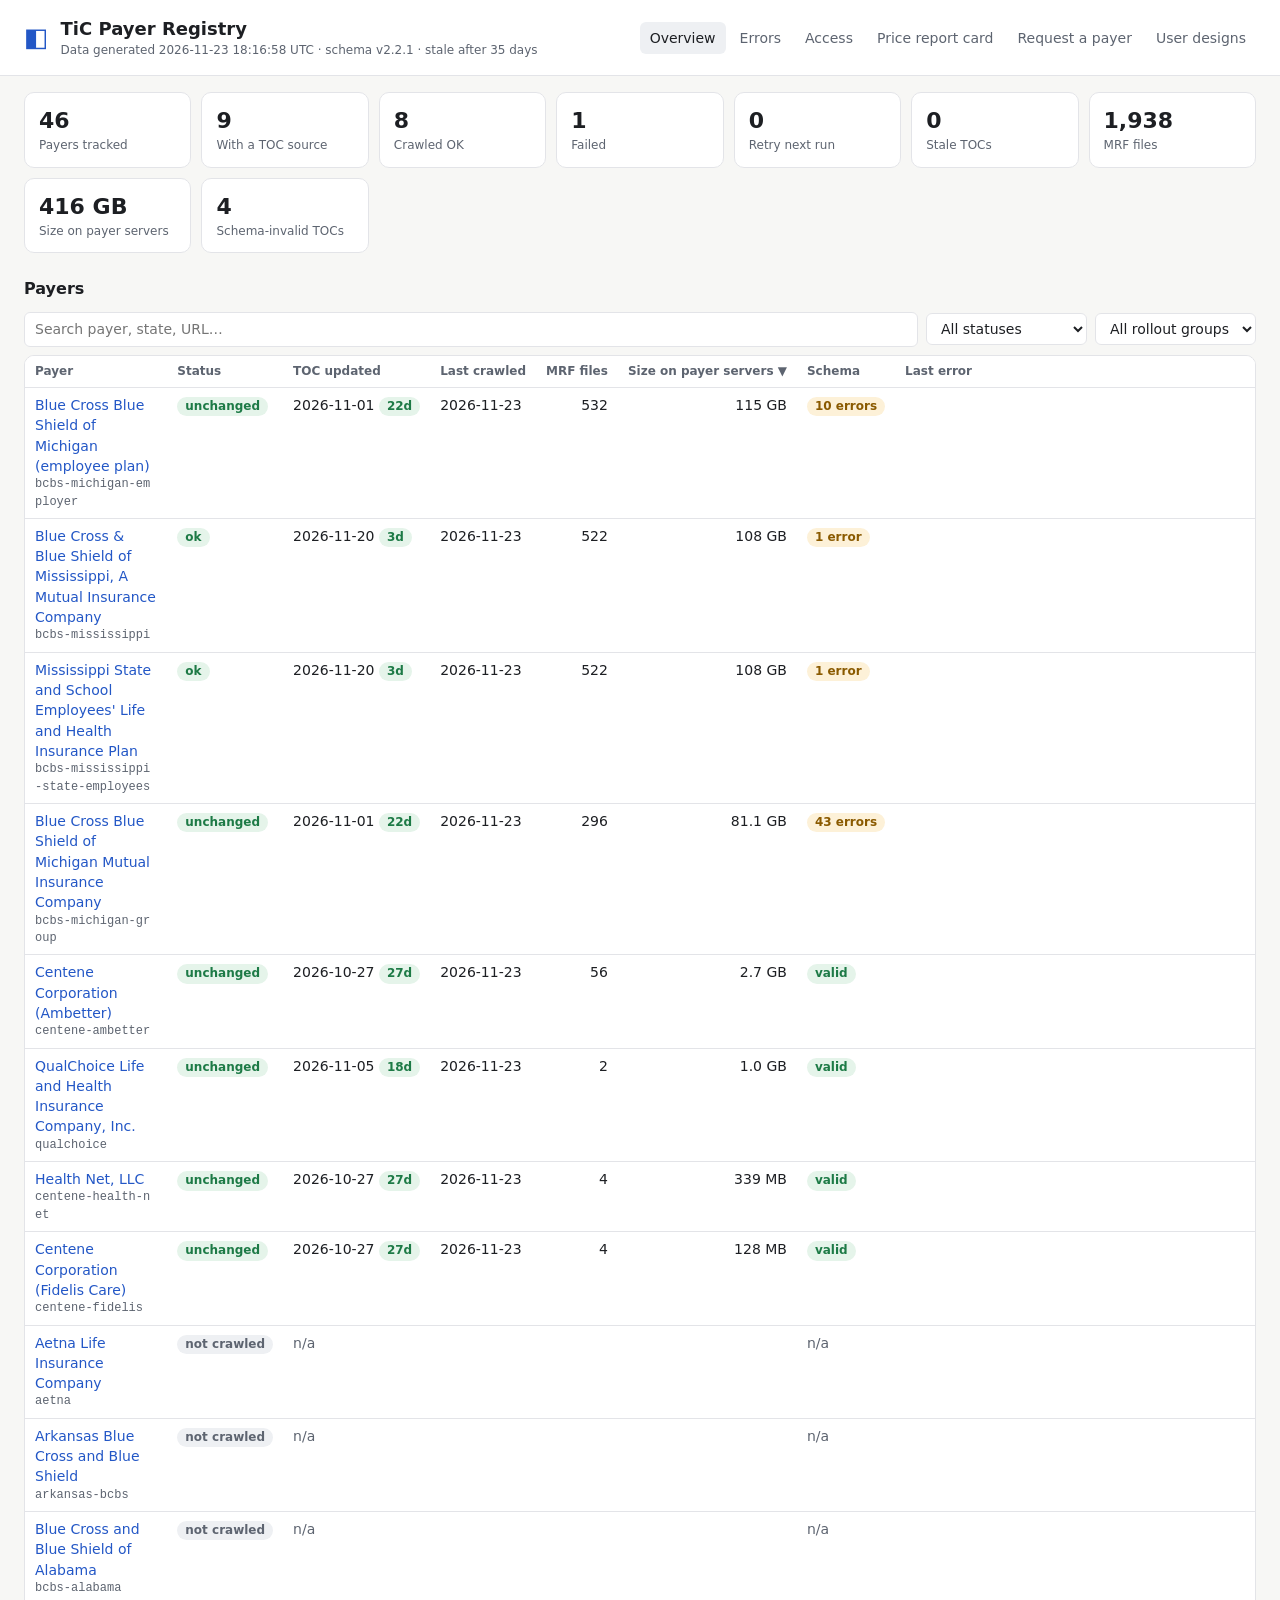
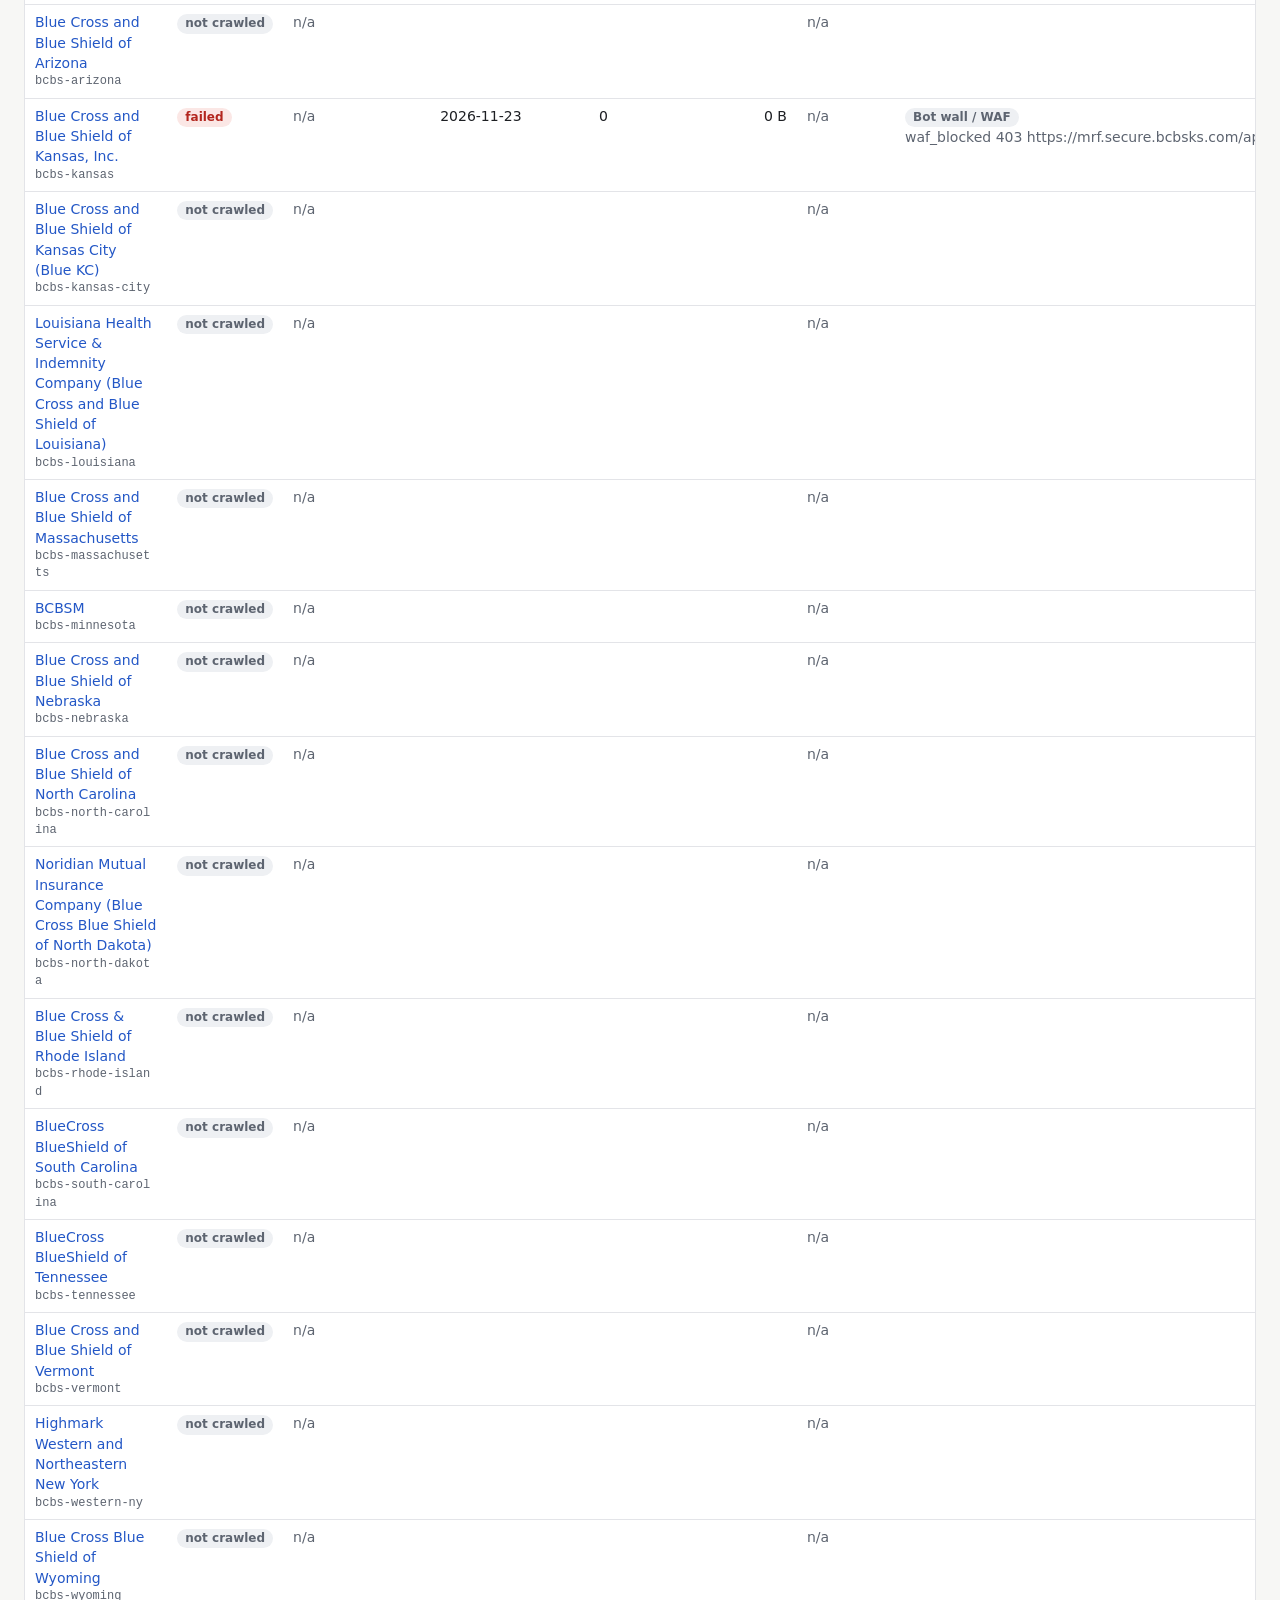
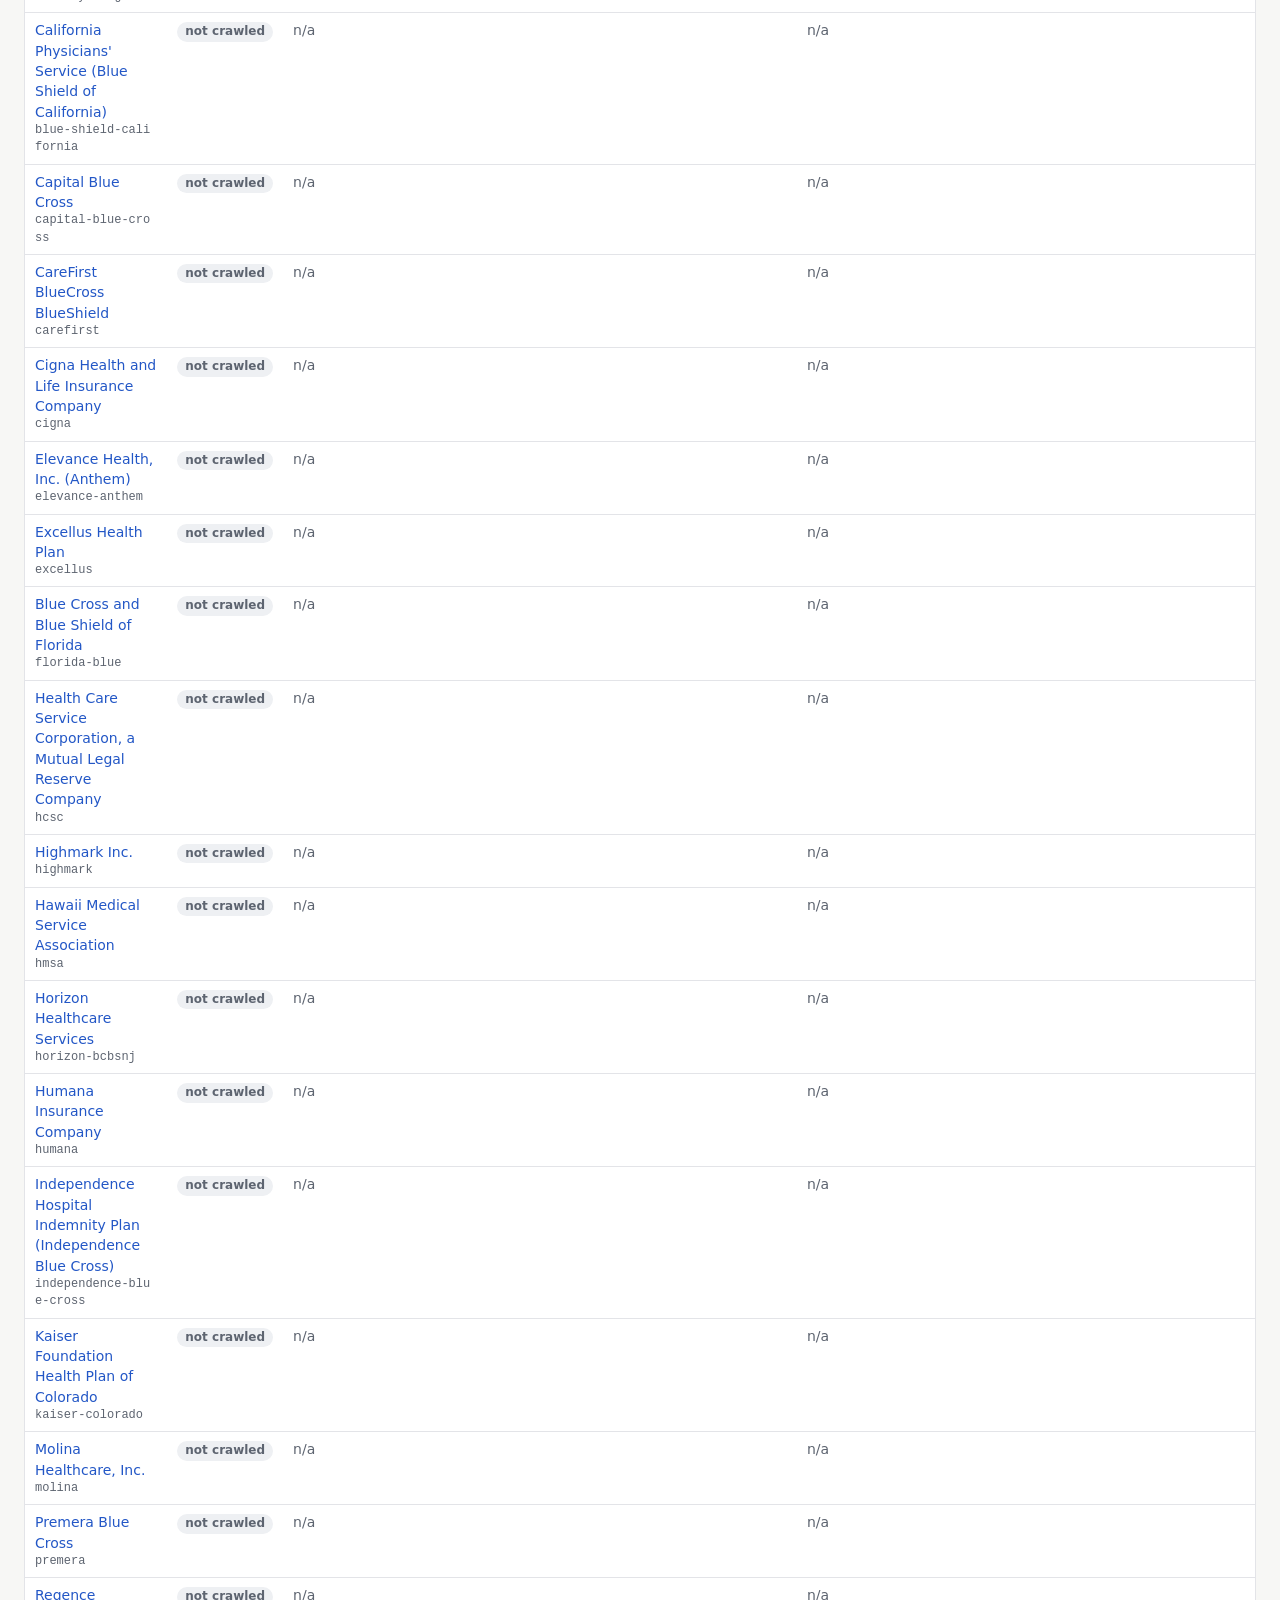
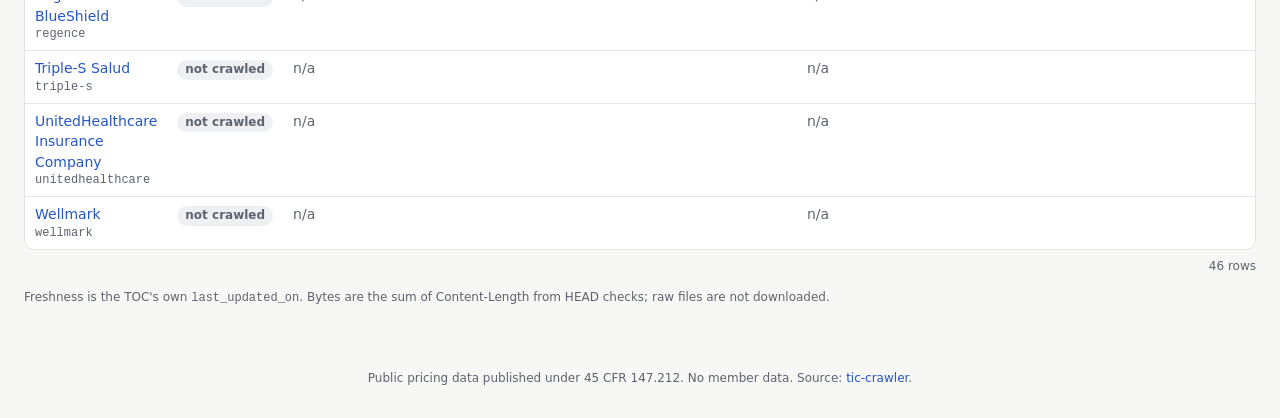
<file: dashboard/index.html>
<!doctype html>
<html lang="en">
<head>
  <meta charset="utf-8">
  <meta name="viewport" content="width=device-width, initial-scale=1">
  <title>TiC Payer Registry</title>
  <meta name="description" content="Transparency in Coverage machine-readable file registry: payers, freshness, failures and bytes.">
  <link rel="stylesheet" href="styles.css">
</head>
<body>
  <header class="top">
    <div class="brand">
      <span class="logo" aria-hidden="true">◧</span>
      <div>
        <h1>TiC Payer Registry</h1>
        <p class="sub" id="generated">Loading…</p>
      </div>
    </div>
    <nav id="nav">
      <a href="#/" data-route="overview">Overview</a>
      <a href="#/errors" data-route="errors">Errors</a>
      <a href="#/access" data-route="access">Access</a>
      <a href="#/report-card" data-route="report-card">Price report card</a>
      <a href="#/request" data-route="request">Request a payer</a>
      <a href="designs/">User designs</a>
    </nav>
  </header>
  <main id="app" aria-live="polite"></main>
  <footer class="foot">
    Public pricing data published under 45 CFR 147.212. No member data.
    Source: <a id="src-link" href="https://github.com/TheChrisOneil/tic-crawler">tic-crawler</a>.
  </footer>
  <script src="report-card.js"></script>
  <script src="app.js"></script>
</body>
</html>
</file>
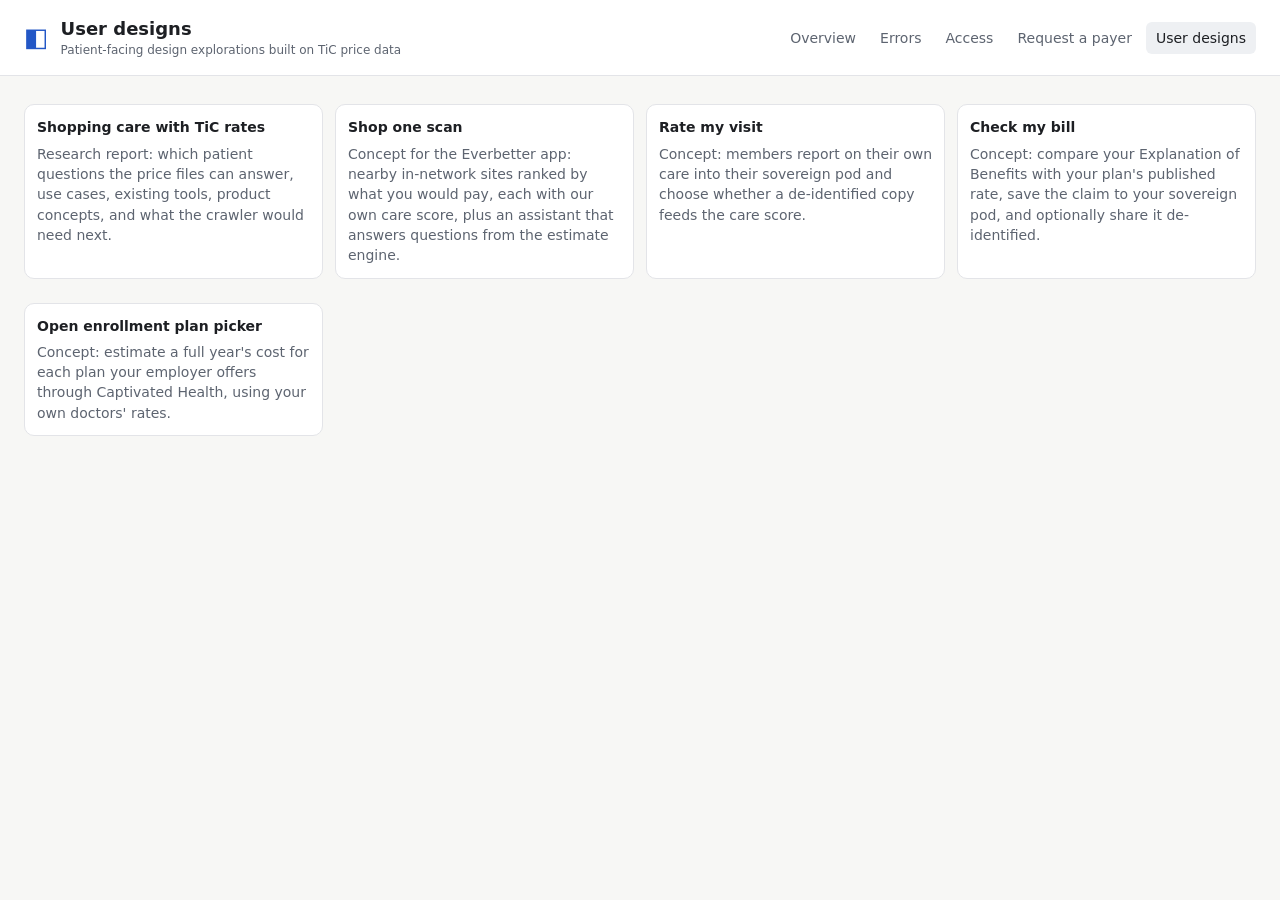
<file: dashboard/designs/index.html>
<!doctype html>
<html lang="en">
<head>
  <meta charset="utf-8">
  <meta name="viewport" content="width=device-width, initial-scale=1">
  <title>User Designs</title>
  <meta name="description" content="Design explorations for patient-facing uses of Transparency in Coverage price data.">
  <link rel="stylesheet" href="../styles.css">
</head>
<body>
  <header class="top">
    <div class="brand">
      <span class="logo" aria-hidden="true">◧</span>
      <div><h1>User designs</h1><p class="sub">Patient-facing design explorations built on TiC price data</p></div>
    </div>
    <nav>
      <a href="../#/">Overview</a><a href="../#/errors">Errors</a><a href="../#/access">Access</a>
      <a href="../#/request">Request a payer</a><a href="./" class="active">User designs</a>
    </nav>
  </header>
  <main id="app"><div class="empty">Loading…</div></main>
  <script>
    // Each entry in manifest.json: {"slug", "title", "summary", "path"} where path is relative to /designs/.
    const esc = (s) => String(s ?? "").replace(/[&<>"']/g, (c) => ({"&":"&amp;","<":"&lt;",">":"&gt;",'"':"&quot;","'":"&#39;"}[c]));
    fetch("manifest.json", {cache: "no-store"}).then((r) => r.json()).then((items) => {
      const app = document.getElementById("app");
      if (!items.length) {
        app.innerHTML = `<div class="empty">Designs are on the way. They will appear here when they are ready.</div>`;
        return;
      }
      app.innerHTML = `<div class="grid2">${items.map((d) => `
        <a class="panel" href="${esc(d.path)}" style="display:block;color:inherit">
          <h3 style="margin-top:0">${esc(d.title)}</h3>
          <p class="muted" style="margin:0">${esc(d.summary)}</p>
        </a>`).join("")}</div>`;
    }).catch(() => { document.getElementById("app").innerHTML = `<div class="empty">Could not load designs.</div>`; });
  </script>
</body>
</html>
</file>
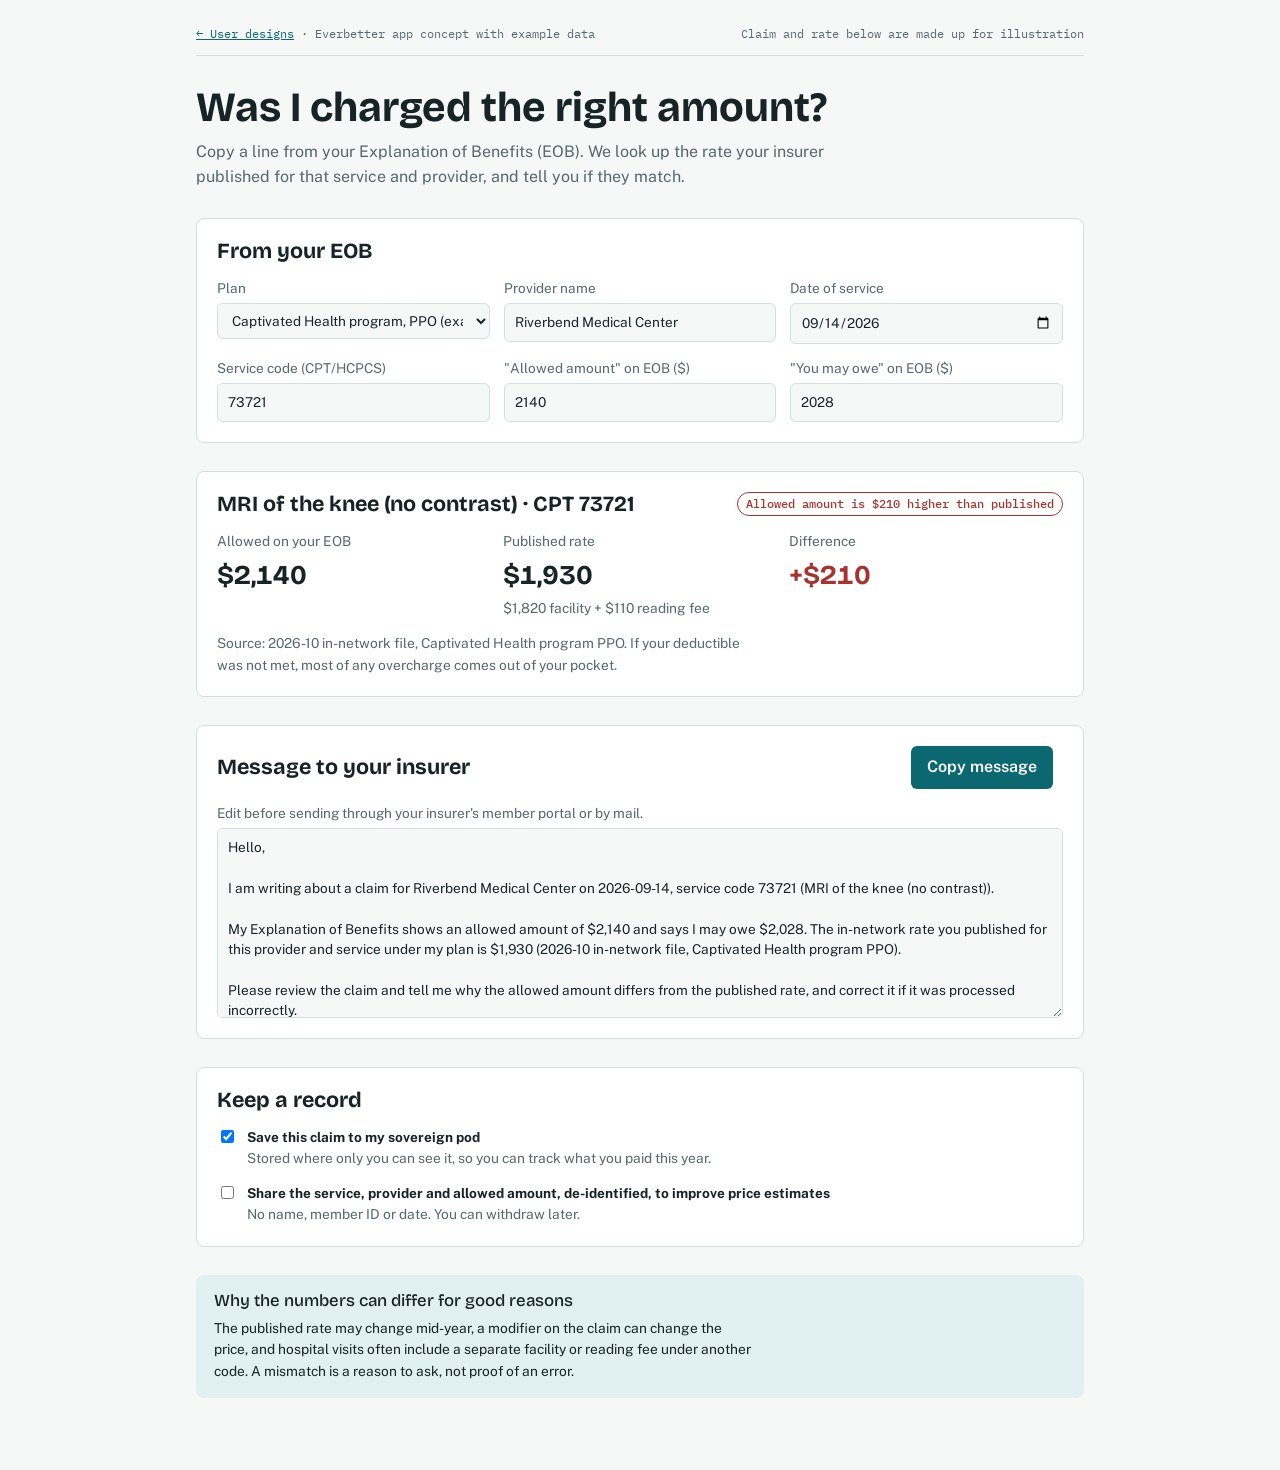
<file: dashboard/designs/check-my-bill/index.html>
<!doctype html>
<html lang="en">
<head>
<meta charset="utf-8">
<meta name="viewport" content="width=device-width, initial-scale=1">
<title>Check My Bill</title>
<meta name="description" content="Design concept: compare your Explanation of Benefits with your insurer's published rate.">
<link rel="stylesheet" href="https://fonts.googleapis.com/css2?family=Bricolage+Grotesque:opsz,wght@12..96,500;12..96,700&family=Public+Sans:wght@400;600&family=IBM+Plex+Mono:wght@400;500&display=swap">
<link rel="stylesheet" href="../patient.css">
<style>
.verdict { display: grid; grid-template-columns: repeat(auto-fit, minmax(180px, 1fr)); gap: 12px; }
.stat { display: flex; flex-direction: column; gap: 2px; }
.stat .v { font-family: var(--display); font-size: 1.7rem; font-weight: 700; font-variant-numeric: tabular-nums; }
textarea { min-height: 190px; font-family: var(--body); line-height: 1.5; }
.row-actions { display: flex; flex-wrap: wrap; gap: 10px; align-items: center; }
</style>
</head>
<body>
<div class="wrap">
  <div class="concept-bar"><span><a href="../">← User designs</a> · Everbetter app concept with example data</span><span>Claim and rate below are made up for illustration</span></div>

  <header style="display:flex;flex-direction:column;gap:8px">
    <h1>Was I charged the right amount?</h1>
    <p class="muted">Copy a line from your Explanation of Benefits (EOB). We look up the rate your insurer published for that service and provider, and tell you if they match.</p>
  </header>

  <form class="panel" id="form" autocomplete="off">
    <h2>From your EOB</h2>
    <div class="fields">
      <label for="plan">Plan <select id="plan"><option>Captivated Health program, PPO (example)</option></select></label>
      <label for="provider">Provider name <input id="provider" value="Riverbend Medical Center"></label>
      <label for="date">Date of service <input id="date" type="date" value="2026-09-14"></label>
    </div>
    <div class="fields">
      <label for="code">Service code (CPT/HCPCS) <input id="code" value="73721"></label>
      <label for="allowed">"Allowed amount" on EOB ($) <input id="allowed" type="number" min="0" value="2140"></label>
      <label for="paid">"You may owe" on EOB ($) <input id="paid" type="number" min="0" value="2028"></label>
    </div>
  </form>

  <section class="panel" id="result" aria-live="polite"></section>

  <section class="panel">
    <div class="row-actions"><h2 style="flex:1">Message to your insurer</h2><button type="button" id="copy">Copy message</button><span id="copied" class="small muted"></span></div>
    <label for="msg">Edit before sending through your insurer's member portal or by mail.
      <textarea id="msg"></textarea>
    </label>
  </section>

  <section class="panel">
    <h2>Keep a record</h2>
    <label for="c-pod" style="flex-direction:row;align-items:flex-start;gap:10px;color:var(--fg)"><input id="c-pod" type="checkbox" checked style="width:auto">
      <span><strong>Save this claim to my sovereign pod</strong><br><span class="small muted">Stored where only you can see it, so you can track what you paid this year.</span></span></label>
    <label for="c-share" style="flex-direction:row;align-items:flex-start;gap:10px;color:var(--fg)"><input id="c-share" type="checkbox" style="width:auto">
      <span><strong>Share the service, provider and allowed amount, de-identified, to improve price estimates</strong><br><span class="small muted">No name, member ID or date. You can withdraw later.</span></span></label>
  </section>

  <div class="callout">
    <h3>Why the numbers can differ for good reasons</h3>
    <p class="small">The published rate may change mid-year, a modifier on the claim can change the price, and hospital visits often include a separate facility or reading fee under another code. A mismatch is a reason to ask, not proof of an error.</p>
  </div>
</div>

<script>
// Example published rates (plan x provider x code). A real build reads the slim rate index.
const RATES = {"73721": {rate: 1820, extra: 110, name: "MRI of the knee (no contrast)", file: "2026-10 in-network file, Captivated Health program PPO"}};
const $ = (id) => document.getElementById(id);
const fmt = (n) => "$" + Math.round(n).toLocaleString("en-US");
const esc = (s) => String(s).replace(/[&<>"']/g, (c) => ({"&":"&amp;","<":"&lt;",">":"&gt;",'"':"&quot;","'":"&#39;"}[c]));

function render() {
  const code = $("code").value.trim(), allowed = +$("allowed").value || 0, owe = +$("paid").value || 0;
  const r = RATES[code];
  if (!r) {
    $("result").innerHTML = `<h2>No published rate found</h2><p class="muted">We could not find code ${esc(code)} for this provider in your plan's file. In this example only 73721 is loaded.</p>`;
    $("msg").value = "";
    return;
  }
  const expected = r.rate + r.extra, diff = allowed - expected;
  const tone = Math.abs(diff) < 5 ? "yes" : diff > 0 ? "no" : "part";
  const label = tone === "yes" ? "Matches the published rate" : diff > 0 ? `Allowed amount is ${fmt(diff)} higher than published` : `Allowed amount is ${fmt(-diff)} lower than published`;
  $("result").innerHTML = `
    <div class="row-actions"><h2 style="flex:1">${esc(r.name)} · CPT ${esc(code)}</h2><span class="pill ${tone}">${esc(label)}</span></div>
    <div class="verdict">
      <div class="stat"><span class="small muted">Allowed on your EOB</span><span class="v">${fmt(allowed)}</span></div>
      <div class="stat"><span class="small muted">Published rate</span><span class="v">${fmt(expected)}</span><span class="small muted">${fmt(r.rate)} facility + ${fmt(r.extra)} reading fee</span></div>
      <div class="stat"><span class="small muted">Difference</span><span class="v ${tone}">${diff >= 0 ? "+" : "−"}${fmt(Math.abs(diff))}</span></div>
    </div>
    <p class="small muted">Source: ${esc(r.file)}. If your deductible was not met, most of any overcharge comes out of your pocket.</p>`;
  $("msg").value = tone === "yes" ? "" :
`Hello,

I am writing about a claim for ${$("provider").value} on ${$("date").value}, service code ${code} (${r.name}).

My Explanation of Benefits shows an allowed amount of ${fmt(allowed)} and says I may owe ${fmt(owe)}. The in-network rate you published for this provider and service under my plan is ${fmt(expected)} (${r.file}).

Please review the claim and tell me why the allowed amount differs from the published rate, and correct it if it was processed incorrectly.

Thank you.`;
}
$("form").addEventListener("input", render);
$("form").addEventListener("submit", (e) => e.preventDefault());
$("copy").addEventListener("click", () => {
  navigator.clipboard.writeText($("msg").value).then(() => { $("copied").textContent = "Copied"; })
    .catch(() => { $("msg").select(); $("copied").textContent = "Selected. Press Ctrl+C or ⌘C to copy."; });
});
render();
</script>
</body>
</html>
</file>
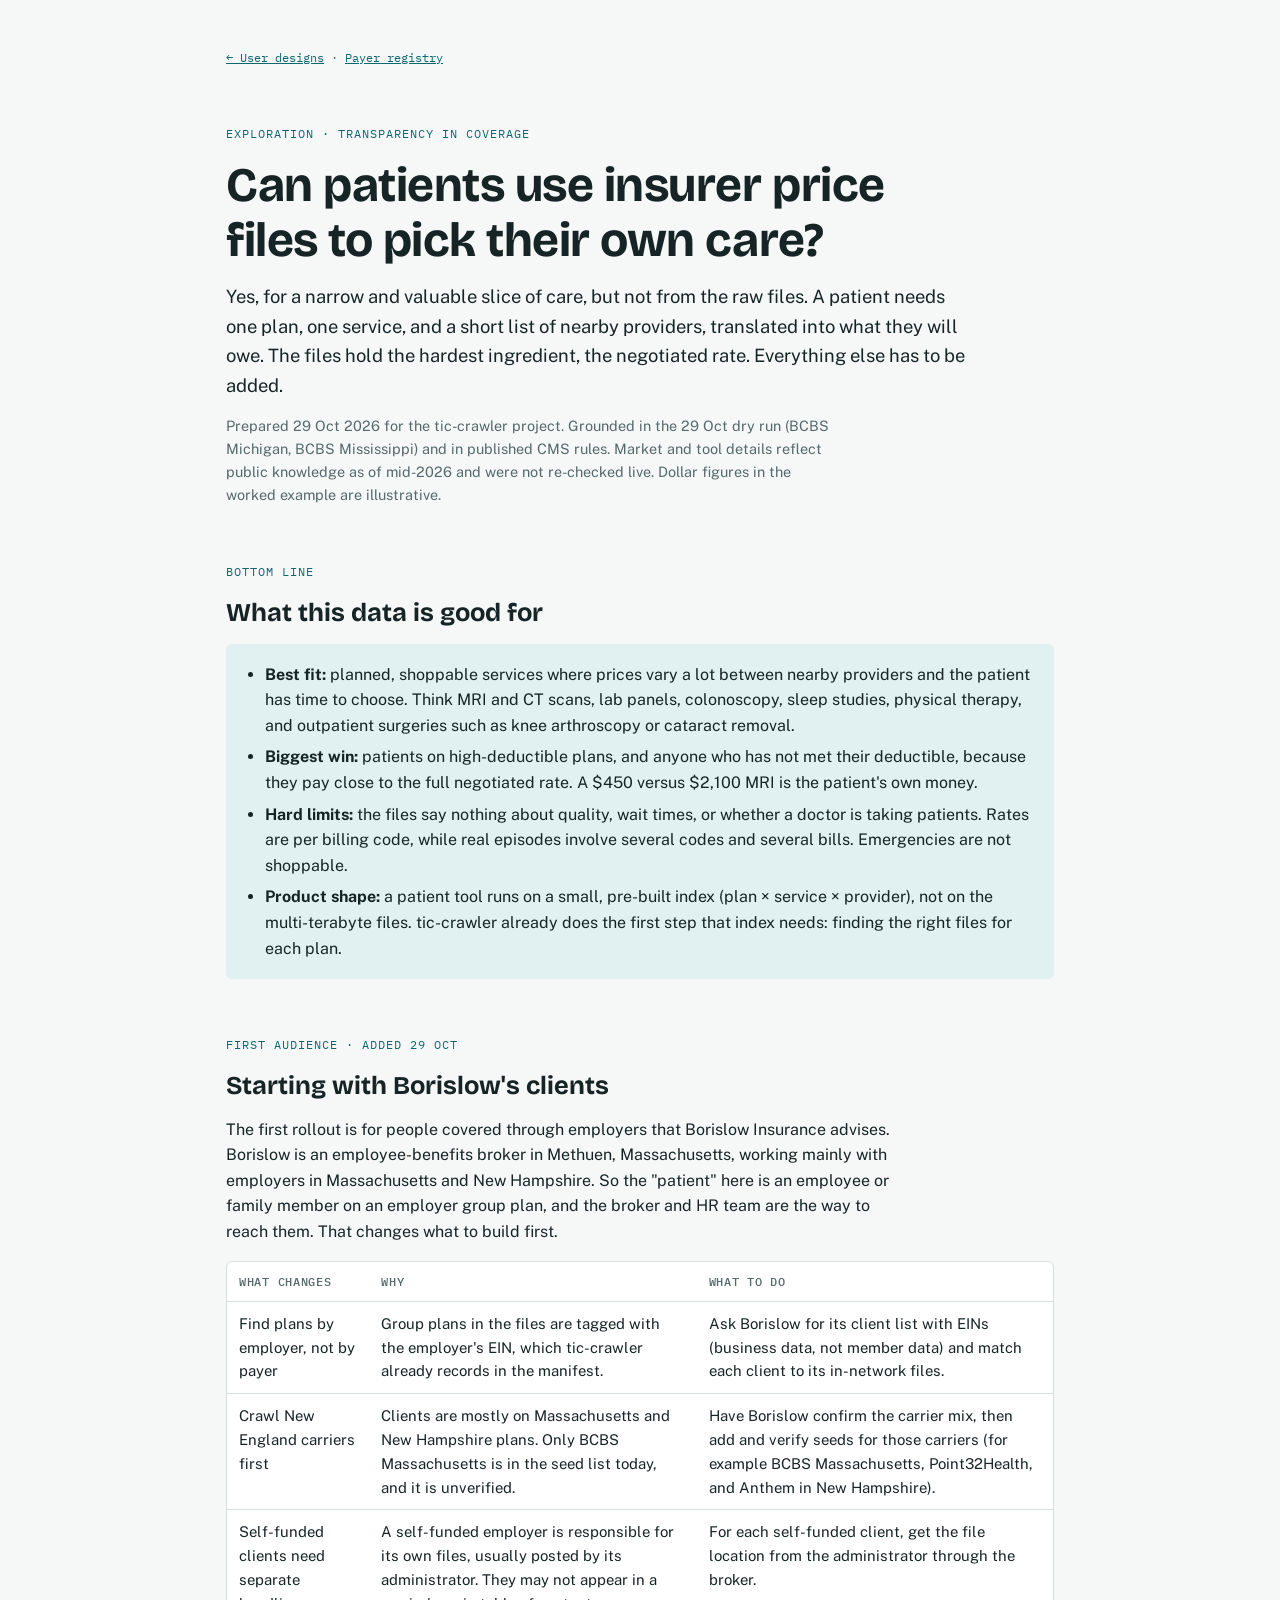
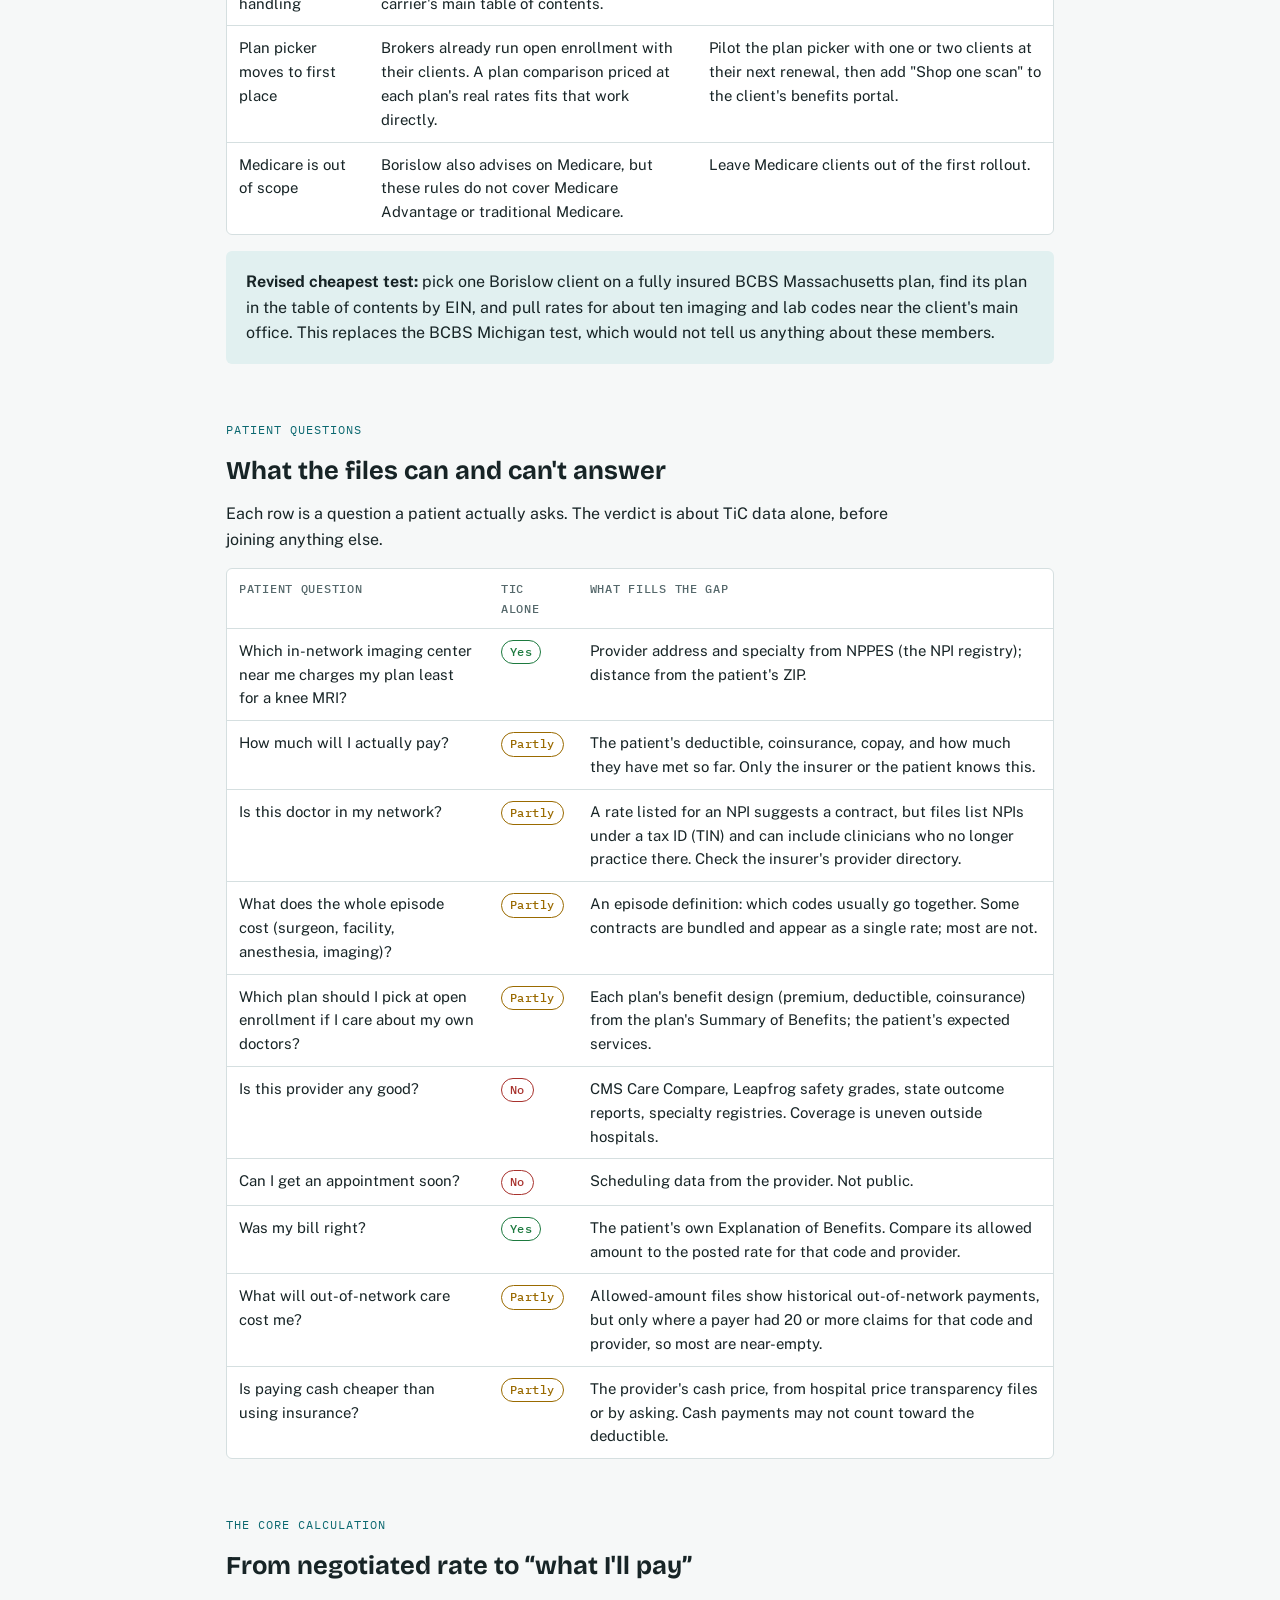
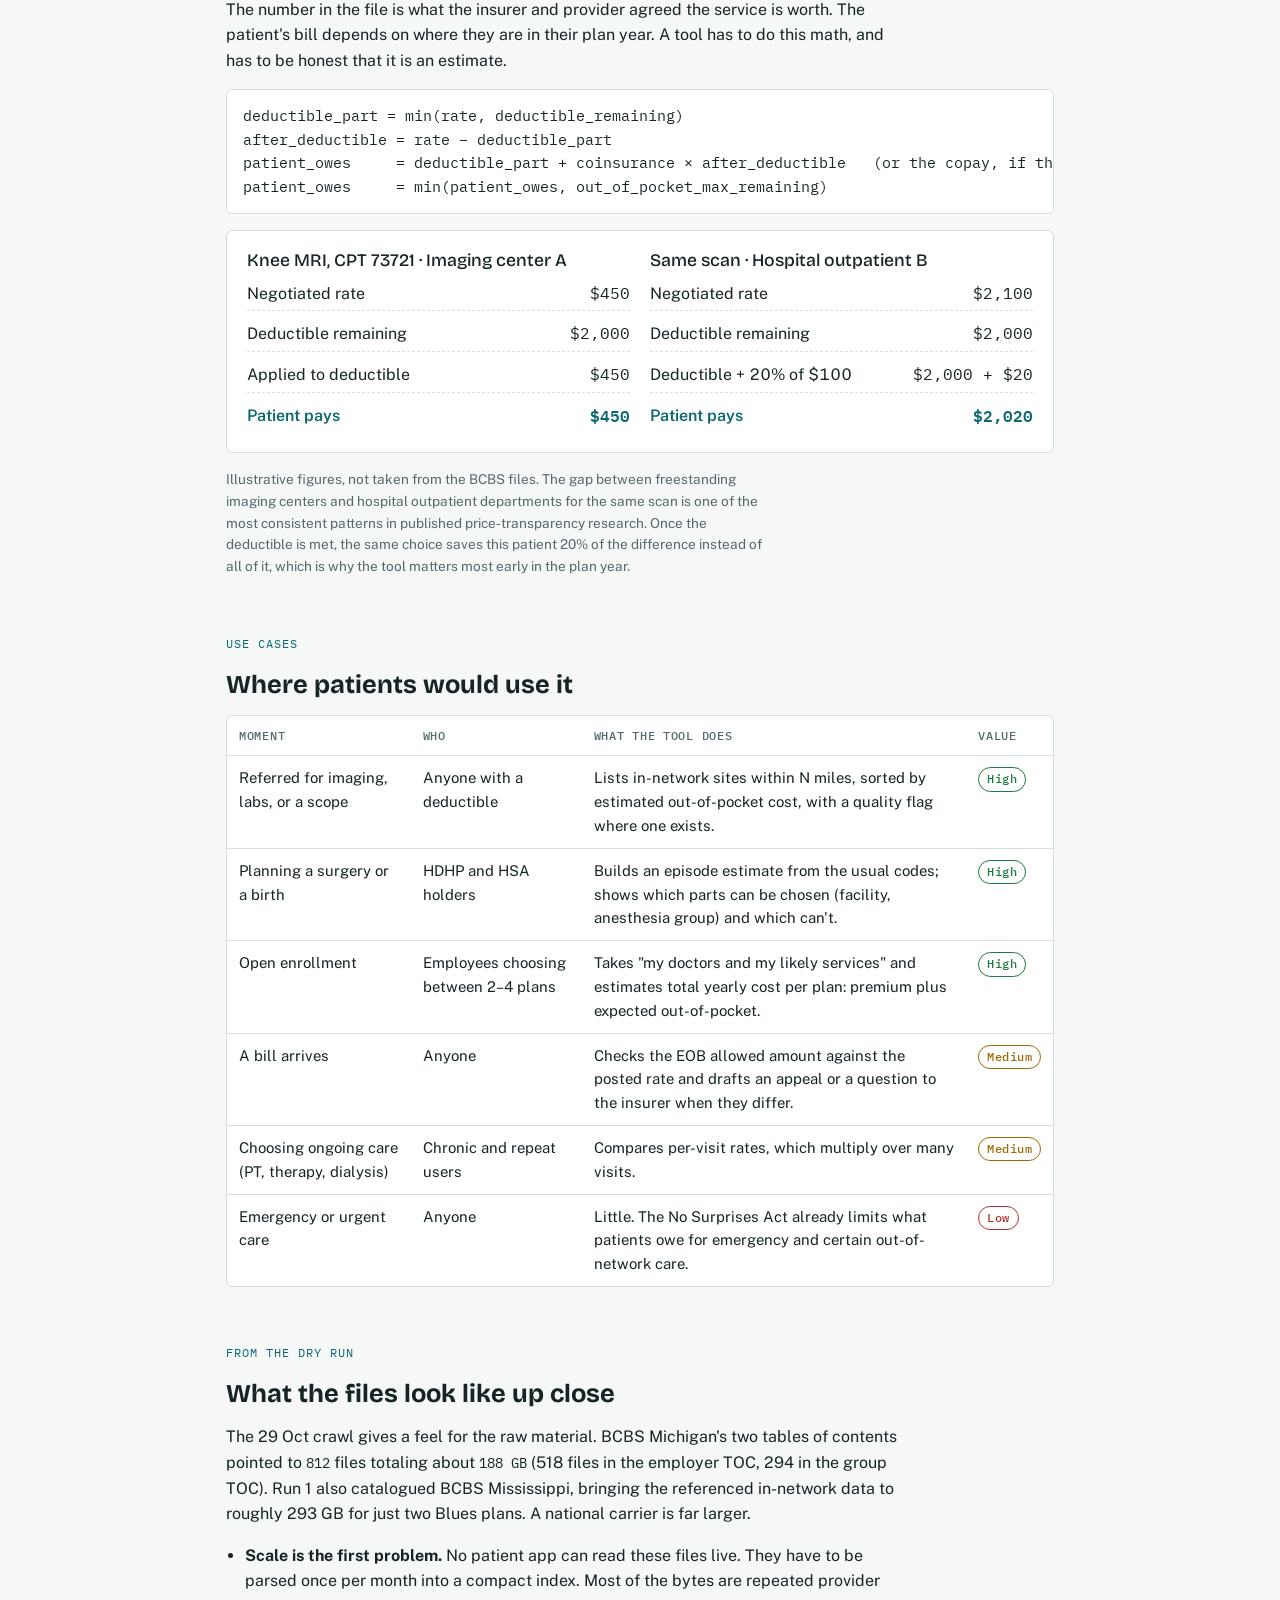
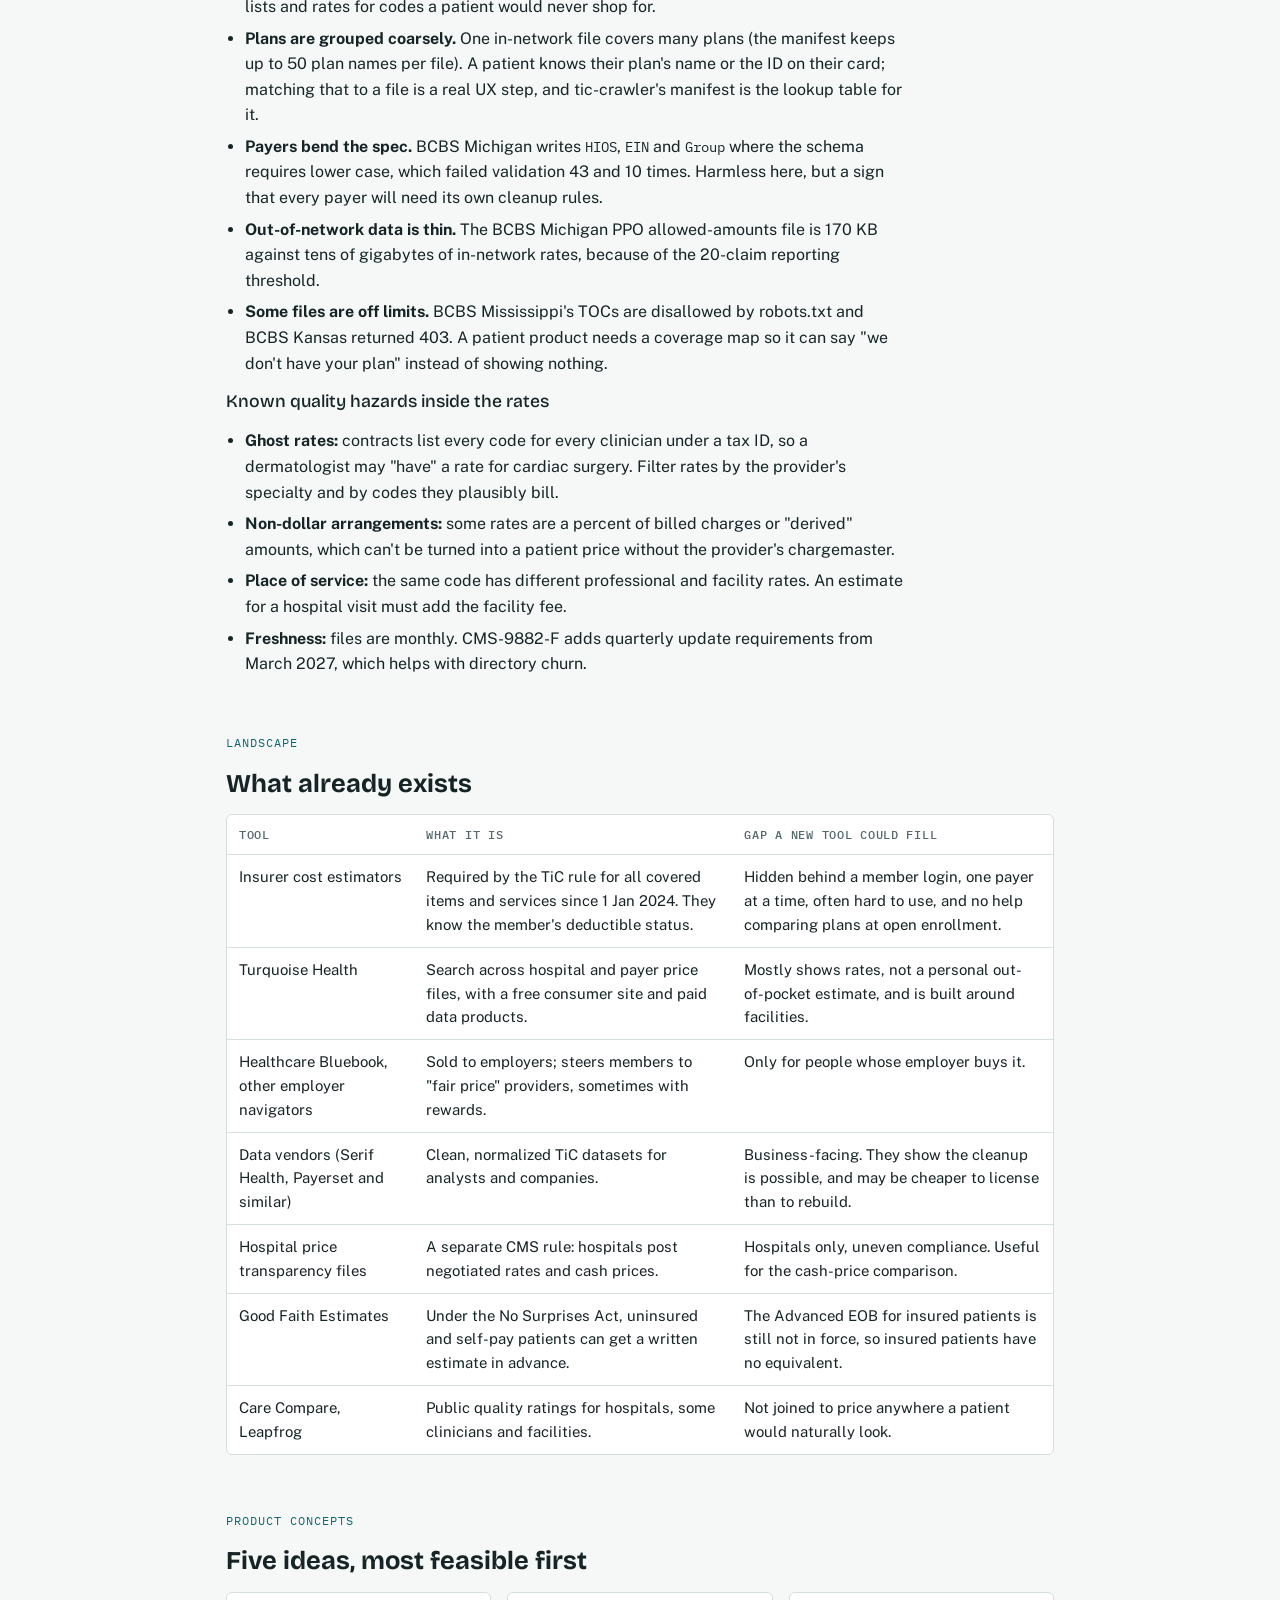
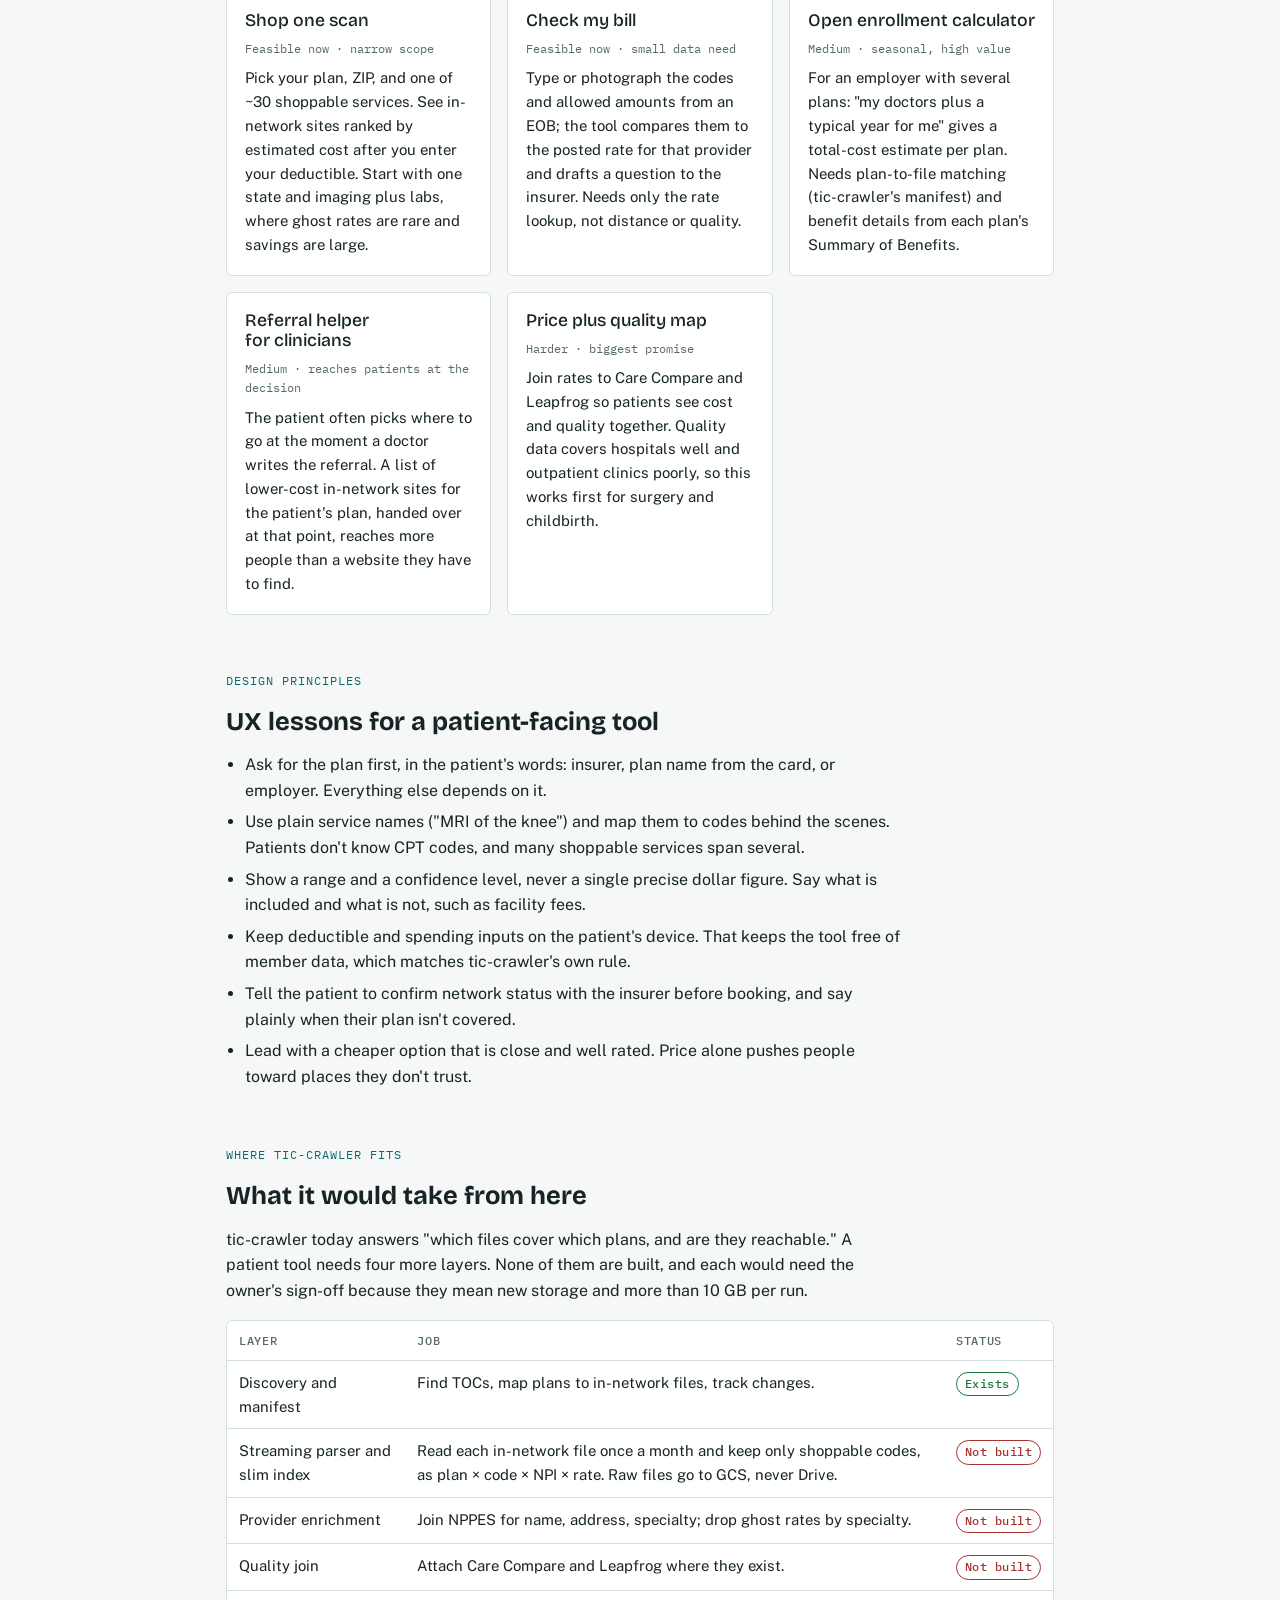
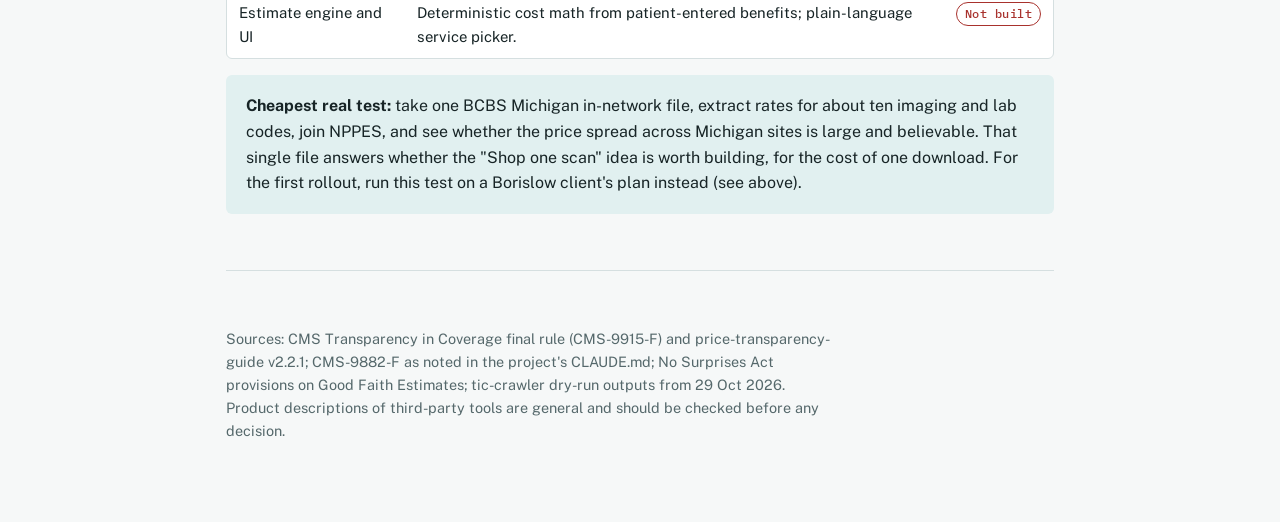
<file: dashboard/designs/patient-report/index.html>
<!doctype html>
<html lang="en">
<head>
<meta charset="utf-8">
<meta name="viewport" content="width=device-width, initial-scale=1">
<title>Shopping Care With TiC Rates</title>
<meta name="description" content="How patients could use Transparency in Coverage rate files to choose care.">
<link rel="stylesheet" href="https://fonts.googleapis.com/css2?family=Bricolage+Grotesque:opsz,wght@12..96,500;12..96,700&family=Public+Sans:ital,wght@0,400;0,600;1,400&family=IBM+Plex+Mono:wght@400;500&display=swap">
<style>
/* Layout: a single readable column, like a well-made explainer, with wide tables and the worked example set off as "claim forms". */
:root {
  --bg: #f6f8f8;
  --surface: #ffffff;
  --fg: #172426;
  --muted: #55686b;
  --line: #d5dfe0;
  --accent: #0b6870;
  --accent-soft: #e1f0f0;
  --yes: #1d7a3f;
  --part: #9a6a00;
  --no: #a8322d;
  --display: "Bricolage Grotesque", "Segoe UI", system-ui, sans-serif;
  --body: "Public Sans", "Helvetica Neue", Arial, sans-serif;
  --mono: "IBM Plex Mono", ui-monospace, Menlo, monospace;
}
@media (prefers-color-scheme: dark) { :root:not([data-theme="light"]) {
  --bg: #0f1718; --surface: #162123; --fg: #e3ecec; --muted: #9db0b2; --line: #2a3a3c;
  --accent: #5cc3c9; --accent-soft: #173638; --yes: #6fcf8d; --part: #e3b44f; --no: #f08a83; color-scheme: dark } }
:root[data-theme="dark"] {
  --bg: #0f1718; --surface: #162123; --fg: #e3ecec; --muted: #9db0b2; --line: #2a3a3c;
  --accent: #5cc3c9; --accent-soft: #173638; --yes: #6fcf8d; --part: #e3b44f; --no: #f08a83; color-scheme: dark }

body { background: var(--bg); color: var(--fg); font-family: var(--body); font-size: 16px; line-height: 1.6; }
.wrap { max-width: 860px; margin: 0 auto; padding-block: 48px 80px;
  padding-left: max(16px, env(safe-area-inset-left, 0px)); padding-right: max(16px, env(safe-area-inset-right, 0px));
  display: flex; flex-direction: column; gap: 56px; }
section { display: flex; flex-direction: column; gap: 16px; min-width: 0; }
h1, h2, h3 { font-family: var(--display); text-wrap: balance; line-height: 1.15; margin: 0; }
h1 { font-size: clamp(2rem, 5vw, 3rem); font-weight: 700; letter-spacing: -0.01em; }
h2 { font-size: 1.6rem; font-weight: 700; }
h3 { font-size: 1.1rem; font-weight: 500; }
p, ul, ol { margin: 0; max-width: 68ch; }
ul, ol { padding-left: 1.2em; display: flex; flex-direction: column; gap: 6px; }
.eyebrow { font-family: var(--mono); font-size: 0.78rem; letter-spacing: 0.08em; text-transform: uppercase; color: var(--accent); }
.lede { font-size: 1.15rem; color: var(--fg); }
.meta { color: var(--muted); font-size: 0.9rem; }
a { color: var(--accent); }
code, .mono { font-family: var(--mono); font-size: 0.88em; }
.callout { background: var(--accent-soft); border-radius: 6px; padding: 18px 20px; display: flex; flex-direction: column; gap: 10px; }
.callout p, .callout ul { max-width: none; }
.tbl { overflow-x: auto; border: 1px solid var(--line); border-radius: 6px; background: var(--surface); }
table { border-collapse: collapse; width: 100%; min-width: 620px; font-size: 0.93rem; }
th, td { text-align: left; vertical-align: top; padding: 10px 12px; border-bottom: 1px solid var(--line); }
th { font-family: var(--mono); font-weight: 500; font-size: 0.75rem; letter-spacing: 0.06em; text-transform: uppercase; color: var(--muted); }
tr:last-child td { border-bottom: 0; }
.pill { display: inline-block; font-family: var(--mono); font-size: 0.72rem; font-weight: 500; letter-spacing: 0.04em; padding: 2px 8px; border-radius: 999px; border: 1px solid currentColor; white-space: nowrap; }
.yes { color: var(--yes); } .part { color: var(--part); } .no { color: var(--no); }
.claim { background: var(--surface); border: 1px solid var(--line); border-radius: 6px; padding: 20px; display: grid; grid-template-columns: repeat(auto-fit, minmax(240px, 1fr)); gap: 20px; }
.claim > div { min-width: 0; display: flex; flex-direction: column; gap: 6px; }
.row { display: flex; justify-content: space-between; gap: 12px; border-bottom: 1px dashed var(--line); padding-block: 4px; font-variant-numeric: tabular-nums; }
.row span:last-child { font-family: var(--mono); }
.row.total { border-bottom: 0; font-weight: 600; color: var(--accent); }
.note { font-size: 0.85rem; color: var(--muted); }
.concepts { display: grid; grid-template-columns: repeat(auto-fit, minmax(250px, 1fr)); gap: 16px; }
.concept { background: var(--surface); border: 1px solid var(--line); border-radius: 6px; padding: 18px; display: flex; flex-direction: column; gap: 8px; min-width: 0; }
.concept p { font-size: 0.93rem; }
.concept .tag { font-family: var(--mono); font-size: 0.75rem; color: var(--muted); }
.formula { font-family: var(--mono); font-size: 0.92rem; background: var(--surface); border: 1px solid var(--line); border-radius: 6px; padding: 14px 16px; overflow-x: auto; white-space: pre; }
hr { border: 0; border-top: 1px solid var(--line); margin: 0; }

* { box-sizing: border-box; }
body { margin: 0; }
.backbar { font-family: var(--mono); font-size: 0.78rem; color: var(--muted); }
</style>
</head>
<body>


<div class="wrap">
<div class="backbar"><a href="../">← User designs</a> · <a href="../../">Payer registry</a></div>

<header style="display:flex;flex-direction:column;gap:14px">
  <div class="eyebrow">Exploration · Transparency in Coverage</div>
  <h1>Can patients use insurer price files to pick their own care?</h1>
  <p class="lede">Yes, for a narrow and valuable slice of care, but not from the raw files. A patient needs one plan, one service, and a short list of nearby providers, translated into what they will owe. The files hold the hardest ingredient, the negotiated rate. Everything else has to be added.</p>
  <p class="meta">Prepared 29 Oct 2026 for the tic-crawler project. Grounded in the 29 Oct dry run (BCBS Michigan, BCBS Mississippi) and in published CMS rules. Market and tool details reflect public knowledge as of mid-2026 and were not re-checked live. Dollar figures in the worked example are illustrative.</p>
</header>

<section>
  <div class="eyebrow">Bottom line</div>
  <h2>What this data is good for</h2>
  <div class="callout">
    <ul>
      <li><strong>Best fit:</strong> planned, shoppable services where prices vary a lot between nearby providers and the patient has time to choose. Think MRI and CT scans, lab panels, colonoscopy, sleep studies, physical therapy, and outpatient surgeries such as knee arthroscopy or cataract removal.</li>
      <li><strong>Biggest win:</strong> patients on high-deductible plans, and anyone who has not met their deductible, because they pay close to the full negotiated rate. A $450 versus $2,100 MRI is the patient's own money.</li>
      <li><strong>Hard limits:</strong> the files say nothing about quality, wait times, or whether a doctor is taking patients. Rates are per billing code, while real episodes involve several codes and several bills. Emergencies are not shoppable.</li>
      <li><strong>Product shape:</strong> a patient tool runs on a small, pre-built index (plan × service × provider), not on the multi-terabyte files. tic-crawler already does the first step that index needs: finding the right files for each plan.</li>
    </ul>
  </div>
</section>

<section>
  <div class="eyebrow">First audience · added 29 Oct</div>
  <h2>Starting with Borislow's clients</h2>
  <p>The first rollout is for people covered through employers that Borislow Insurance advises. Borislow is an employee-benefits broker in Methuen, Massachusetts, working mainly with employers in Massachusetts and New Hampshire. So the "patient" here is an employee or family member on an employer group plan, and the broker and HR team are the way to reach them. That changes what to build first.</p>
  <div class="tbl"><table>
    <thead><tr><th>What changes</th><th>Why</th><th>What to do</th></tr></thead>
    <tbody>
      <tr><td>Find plans by employer, not by payer</td><td>Group plans in the files are tagged with the employer's EIN, which tic-crawler already records in the manifest.</td><td>Ask Borislow for its client list with EINs (business data, not member data) and match each client to its in-network files.</td></tr>
      <tr><td>Crawl New England carriers first</td><td>Clients are mostly on Massachusetts and New Hampshire plans. Only BCBS Massachusetts is in the seed list today, and it is unverified.</td><td>Have Borislow confirm the carrier mix, then add and verify seeds for those carriers (for example BCBS Massachusetts, Point32Health, and Anthem in New Hampshire).</td></tr>
      <tr><td>Self-funded clients need separate handling</td><td>A self-funded employer is responsible for its own files, usually posted by its administrator. They may not appear in a carrier's main table of contents.</td><td>For each self-funded client, get the file location from the administrator through the broker.</td></tr>
      <tr><td>Plan picker moves to first place</td><td>Brokers already run open enrollment with their clients. A plan comparison priced at each plan's real rates fits that work directly.</td><td>Pilot the plan picker with one or two clients at their next renewal, then add "Shop one scan" to the client's benefits portal.</td></tr>
      <tr><td>Medicare is out of scope</td><td>Borislow also advises on Medicare, but these rules do not cover Medicare Advantage or traditional Medicare.</td><td>Leave Medicare clients out of the first rollout.</td></tr>
    </tbody>
  </table></div>
  <div class="callout">
    <p><strong>Revised cheapest test:</strong> pick one Borislow client on a fully insured BCBS Massachusetts plan, find its plan in the table of contents by EIN, and pull rates for about ten imaging and lab codes near the client's main office. This replaces the BCBS Michigan test, which would not tell us anything about these members.</p>
  </div>
</section>

<section>
  <div class="eyebrow">Patient questions</div>
  <h2>What the files can and can't answer</h2>
  <p>Each row is a question a patient actually asks. The verdict is about TiC data alone, before joining anything else.</p>
  <div class="tbl"><table>
    <thead><tr><th>Patient question</th><th>TiC alone</th><th>What fills the gap</th></tr></thead>
    <tbody>
      <tr><td>Which in-network imaging center near me charges my plan least for a knee MRI?</td><td><span class="pill yes">Yes</span></td><td>Provider address and specialty from NPPES (the NPI registry); distance from the patient's ZIP.</td></tr>
      <tr><td>How much will I actually pay?</td><td><span class="pill part">Partly</span></td><td>The patient's deductible, coinsurance, copay, and how much they have met so far. Only the insurer or the patient knows this.</td></tr>
      <tr><td>Is this doctor in my network?</td><td><span class="pill part">Partly</span></td><td>A rate listed for an NPI suggests a contract, but files list NPIs under a tax ID (TIN) and can include clinicians who no longer practice there. Check the insurer's provider directory.</td></tr>
      <tr><td>What does the whole episode cost (surgeon, facility, anesthesia, imaging)?</td><td><span class="pill part">Partly</span></td><td>An episode definition: which codes usually go together. Some contracts are bundled and appear as a single rate; most are not.</td></tr>
      <tr><td>Which plan should I pick at open enrollment if I care about my own doctors?</td><td><span class="pill part">Partly</span></td><td>Each plan's benefit design (premium, deductible, coinsurance) from the plan's Summary of Benefits; the patient's expected services.</td></tr>
      <tr><td>Is this provider any good?</td><td><span class="pill no">No</span></td><td>CMS Care Compare, Leapfrog safety grades, state outcome reports, specialty registries. Coverage is uneven outside hospitals.</td></tr>
      <tr><td>Can I get an appointment soon?</td><td><span class="pill no">No</span></td><td>Scheduling data from the provider. Not public.</td></tr>
      <tr><td>Was my bill right?</td><td><span class="pill yes">Yes</span></td><td>The patient's own Explanation of Benefits. Compare its allowed amount to the posted rate for that code and provider.</td></tr>
      <tr><td>What will out-of-network care cost me?</td><td><span class="pill part">Partly</span></td><td>Allowed-amount files show historical out-of-network payments, but only where a payer had 20 or more claims for that code and provider, so most are near-empty.</td></tr>
      <tr><td>Is paying cash cheaper than using insurance?</td><td><span class="pill part">Partly</span></td><td>The provider's cash price, from hospital price transparency files or by asking. Cash payments may not count toward the deductible.</td></tr>
    </tbody>
  </table></div>
</section>

<section>
  <div class="eyebrow">The core calculation</div>
  <h2>From negotiated rate to “what I'll pay”</h2>
  <p>The number in the file is what the insurer and provider agreed the service is worth. The patient's bill depends on where they are in their plan year. A tool has to do this math, and has to be honest that it is an estimate.</p>
  <div class="formula">deductible_part = min(rate, deductible_remaining)
after_deductible = rate − deductible_part
patient_owes     = deductible_part + coinsurance × after_deductible   (or the copay, if the service has one)
patient_owes     = min(patient_owes, out_of_pocket_max_remaining)</div>
  <div class="claim">
    <div>
      <h3>Knee MRI, CPT 73721 · Imaging center A</h3>
      <div class="row"><span>Negotiated rate</span><span>$450</span></div>
      <div class="row"><span>Deductible remaining</span><span>$2,000</span></div>
      <div class="row"><span>Applied to deductible</span><span>$450</span></div>
      <div class="row total"><span>Patient pays</span><span>$450</span></div>
    </div>
    <div>
      <h3>Same scan · Hospital outpatient B</h3>
      <div class="row"><span>Negotiated rate</span><span>$2,100</span></div>
      <div class="row"><span>Deductible remaining</span><span>$2,000</span></div>
      <div class="row"><span>Deductible + 20% of $100</span><span>$2,000 + $20</span></div>
      <div class="row total"><span>Patient pays</span><span>$2,020</span></div>
    </div>
  </div>
  <p class="note">Illustrative figures, not taken from the BCBS files. The gap between freestanding imaging centers and hospital outpatient departments for the same scan is one of the most consistent patterns in published price-transparency research. Once the deductible is met, the same choice saves this patient 20% of the difference instead of all of it, which is why the tool matters most early in the plan year.</p>
</section>

<section>
  <div class="eyebrow">Use cases</div>
  <h2>Where patients would use it</h2>
  <div class="tbl"><table>
    <thead><tr><th>Moment</th><th>Who</th><th>What the tool does</th><th>Value</th></tr></thead>
    <tbody>
      <tr><td>Referred for imaging, labs, or a scope</td><td>Anyone with a deductible</td><td>Lists in-network sites within N miles, sorted by estimated out-of-pocket cost, with a quality flag where one exists.</td><td><span class="pill yes">High</span></td></tr>
      <tr><td>Planning a surgery or a birth</td><td>HDHP and HSA holders</td><td>Builds an episode estimate from the usual codes; shows which parts can be chosen (facility, anesthesia group) and which can't.</td><td><span class="pill yes">High</span></td></tr>
      <tr><td>Open enrollment</td><td>Employees choosing between 2–4 plans</td><td>Takes "my doctors and my likely services" and estimates total yearly cost per plan: premium plus expected out-of-pocket.</td><td><span class="pill yes">High</span></td></tr>
      <tr><td>A bill arrives</td><td>Anyone</td><td>Checks the EOB allowed amount against the posted rate and drafts an appeal or a question to the insurer when they differ.</td><td><span class="pill part">Medium</span></td></tr>
      <tr><td>Choosing ongoing care (PT, therapy, dialysis)</td><td>Chronic and repeat users</td><td>Compares per-visit rates, which multiply over many visits.</td><td><span class="pill part">Medium</span></td></tr>
      <tr><td>Emergency or urgent care</td><td>Anyone</td><td>Little. The No Surprises Act already limits what patients owe for emergency and certain out-of-network care.</td><td><span class="pill no">Low</span></td></tr>
    </tbody>
  </table></div>
</section>

<section>
  <div class="eyebrow">From the dry run</div>
  <h2>What the files look like up close</h2>
  <p>The 29 Oct crawl gives a feel for the raw material. BCBS Michigan's two tables of contents pointed to <span class="mono">812</span> files totaling about <span class="mono">188 GB</span> (518 files in the employer TOC, 294 in the group TOC). Run 1 also catalogued BCBS Mississippi, bringing the referenced in-network data to roughly 293 GB for just two Blues plans. A national carrier is far larger.</p>
  <ul>
    <li><strong>Scale is the first problem.</strong> No patient app can read these files live. They have to be parsed once per month into a compact index. Most of the bytes are repeated provider lists and rates for codes a patient would never shop for.</li>
    <li><strong>Plans are grouped coarsely.</strong> One in-network file covers many plans (the manifest keeps up to 50 plan names per file). A patient knows their plan's name or the ID on their card; matching that to a file is a real UX step, and tic-crawler's manifest is the lookup table for it.</li>
    <li><strong>Payers bend the spec.</strong> BCBS Michigan writes <span class="mono">HIOS</span>, <span class="mono">EIN</span> and <span class="mono">Group</span> where the schema requires lower case, which failed validation 43 and 10 times. Harmless here, but a sign that every payer will need its own cleanup rules.</li>
    <li><strong>Out-of-network data is thin.</strong> The BCBS Michigan PPO allowed-amounts file is 170 KB against tens of gigabytes of in-network rates, because of the 20-claim reporting threshold.</li>
    <li><strong>Some files are off limits.</strong> BCBS Mississippi's TOCs are disallowed by robots.txt and BCBS Kansas returned 403. A patient product needs a coverage map so it can say "we don't have your plan" instead of showing nothing.</li>
  </ul>
  <h3>Known quality hazards inside the rates</h3>
  <ul>
    <li><strong>Ghost rates:</strong> contracts list every code for every clinician under a tax ID, so a dermatologist may "have" a rate for cardiac surgery. Filter rates by the provider's specialty and by codes they plausibly bill.</li>
    <li><strong>Non-dollar arrangements:</strong> some rates are a percent of billed charges or "derived" amounts, which can't be turned into a patient price without the provider's chargemaster.</li>
    <li><strong>Place of service:</strong> the same code has different professional and facility rates. An estimate for a hospital visit must add the facility fee.</li>
    <li><strong>Freshness:</strong> files are monthly. CMS-9882-F adds quarterly update requirements from March 2027, which helps with directory churn.</li>
  </ul>
</section>

<section>
  <div class="eyebrow">Landscape</div>
  <h2>What already exists</h2>
  <div class="tbl"><table>
    <thead><tr><th>Tool</th><th>What it is</th><th>Gap a new tool could fill</th></tr></thead>
    <tbody>
      <tr><td>Insurer cost estimators</td><td>Required by the TiC rule for all covered items and services since 1 Jan 2024. They know the member's deductible status.</td><td>Hidden behind a member login, one payer at a time, often hard to use, and no help comparing plans at open enrollment.</td></tr>
      <tr><td>Turquoise Health</td><td>Search across hospital and payer price files, with a free consumer site and paid data products.</td><td>Mostly shows rates, not a personal out-of-pocket estimate, and is built around facilities.</td></tr>
      <tr><td>Healthcare Bluebook, other employer navigators</td><td>Sold to employers; steers members to "fair price" providers, sometimes with rewards.</td><td>Only for people whose employer buys it.</td></tr>
      <tr><td>Data vendors (Serif Health, Payerset and similar)</td><td>Clean, normalized TiC datasets for analysts and companies.</td><td>Business-facing. They show the cleanup is possible, and may be cheaper to license than to rebuild.</td></tr>
      <tr><td>Hospital price transparency files</td><td>A separate CMS rule: hospitals post negotiated rates and cash prices.</td><td>Hospitals only, uneven compliance. Useful for the cash-price comparison.</td></tr>
      <tr><td>Good Faith Estimates</td><td>Under the No Surprises Act, uninsured and self-pay patients can get a written estimate in advance.</td><td>The Advanced EOB for insured patients is still not in force, so insured patients have no equivalent.</td></tr>
      <tr><td>Care Compare, Leapfrog</td><td>Public quality ratings for hospitals, some clinicians and facilities.</td><td>Not joined to price anywhere a patient would naturally look.</td></tr>
    </tbody>
  </table></div>
</section>

<section>
  <div class="eyebrow">Product concepts</div>
  <h2>Five ideas, most feasible first</h2>
  <div class="concepts">
    <div class="concept">
      <h3>Shop one scan</h3>
      <span class="tag">Feasible now · narrow scope</span>
      <p>Pick your plan, ZIP, and one of ~30 shoppable services. See in-network sites ranked by estimated cost after you enter your deductible. Start with one state and imaging plus labs, where ghost rates are rare and savings are large.</p>
    </div>
    <div class="concept">
      <h3>Check my bill</h3>
      <span class="tag">Feasible now · small data need</span>
      <p>Type or photograph the codes and allowed amounts from an EOB; the tool compares them to the posted rate for that provider and drafts a question to the insurer. Needs only the rate lookup, not distance or quality.</p>
    </div>
    <div class="concept">
      <h3>Open enrollment calculator</h3>
      <span class="tag">Medium · seasonal, high value</span>
      <p>For an employer with several plans: "my doctors plus a typical year for me" gives a total-cost estimate per plan. Needs plan-to-file matching (tic-crawler's manifest) and benefit details from each plan's Summary of Benefits.</p>
    </div>
    <div class="concept">
      <h3>Referral helper for clinicians</h3>
      <span class="tag">Medium · reaches patients at the decision</span>
      <p>The patient often picks where to go at the moment a doctor writes the referral. A list of lower-cost in-network sites for the patient's plan, handed over at that point, reaches more people than a website they have to find.</p>
    </div>
    <div class="concept">
      <h3>Price plus quality map</h3>
      <span class="tag">Harder · biggest promise</span>
      <p>Join rates to Care Compare and Leapfrog so patients see cost and quality together. Quality data covers hospitals well and outpatient clinics poorly, so this works first for surgery and childbirth.</p>
    </div>
  </div>
</section>

<section>
  <div class="eyebrow">Design principles</div>
  <h2>UX lessons for a patient-facing tool</h2>
  <ul>
    <li>Ask for the plan first, in the patient's words: insurer, plan name from the card, or employer. Everything else depends on it.</li>
    <li>Use plain service names ("MRI of the knee") and map them to codes behind the scenes. Patients don't know CPT codes, and many shoppable services span several.</li>
    <li>Show a range and a confidence level, never a single precise dollar figure. Say what is included and what is not, such as facility fees.</li>
    <li>Keep deductible and spending inputs on the patient's device. That keeps the tool free of member data, which matches tic-crawler's own rule.</li>
    <li>Tell the patient to confirm network status with the insurer before booking, and say plainly when their plan isn't covered.</li>
    <li>Lead with a cheaper option that is close and well rated. Price alone pushes people toward places they don't trust.</li>
  </ul>
</section>

<section>
  <div class="eyebrow">Where tic-crawler fits</div>
  <h2>What it would take from here</h2>
  <p>tic-crawler today answers "which files cover which plans, and are they reachable." A patient tool needs four more layers. None of them are built, and each would need the owner's sign-off because they mean new storage and more than 10 GB per run.</p>
  <div class="tbl"><table>
    <thead><tr><th>Layer</th><th>Job</th><th>Status</th></tr></thead>
    <tbody>
      <tr><td>Discovery and manifest</td><td>Find TOCs, map plans to in-network files, track changes.</td><td><span class="pill yes">Exists</span></td></tr>
      <tr><td>Streaming parser and slim index</td><td>Read each in-network file once a month and keep only shoppable codes, as plan × code × NPI × rate. Raw files go to GCS, never Drive.</td><td><span class="pill no">Not built</span></td></tr>
      <tr><td>Provider enrichment</td><td>Join NPPES for name, address, specialty; drop ghost rates by specialty.</td><td><span class="pill no">Not built</span></td></tr>
      <tr><td>Quality join</td><td>Attach Care Compare and Leapfrog where they exist.</td><td><span class="pill no">Not built</span></td></tr>
      <tr><td>Estimate engine and UI</td><td>Deterministic cost math from patient-entered benefits; plain-language service picker.</td><td><span class="pill no">Not built</span></td></tr>
    </tbody>
  </table></div>
  <div class="callout">
    <p><strong>Cheapest real test:</strong> take one BCBS Michigan in-network file, extract rates for about ten imaging and lab codes, join NPPES, and see whether the price spread across Michigan sites is large and believable. That single file answers whether the "Shop one scan" idea is worth building, for the cost of one download. For the first rollout, run this test on a Borislow client's plan instead (see above).</p>
  </div>
</section>

<hr>
<p class="meta">Sources: CMS Transparency in Coverage final rule (CMS-9915-F) and price-transparency-guide v2.2.1; CMS-9882-F as noted in the project's CLAUDE.md; No Surprises Act provisions on Good Faith Estimates; tic-crawler dry-run outputs from 29 Oct 2026. Product descriptions of third-party tools are general and should be checked before any decision.</p>

</div>

</body>
</html>
</file>
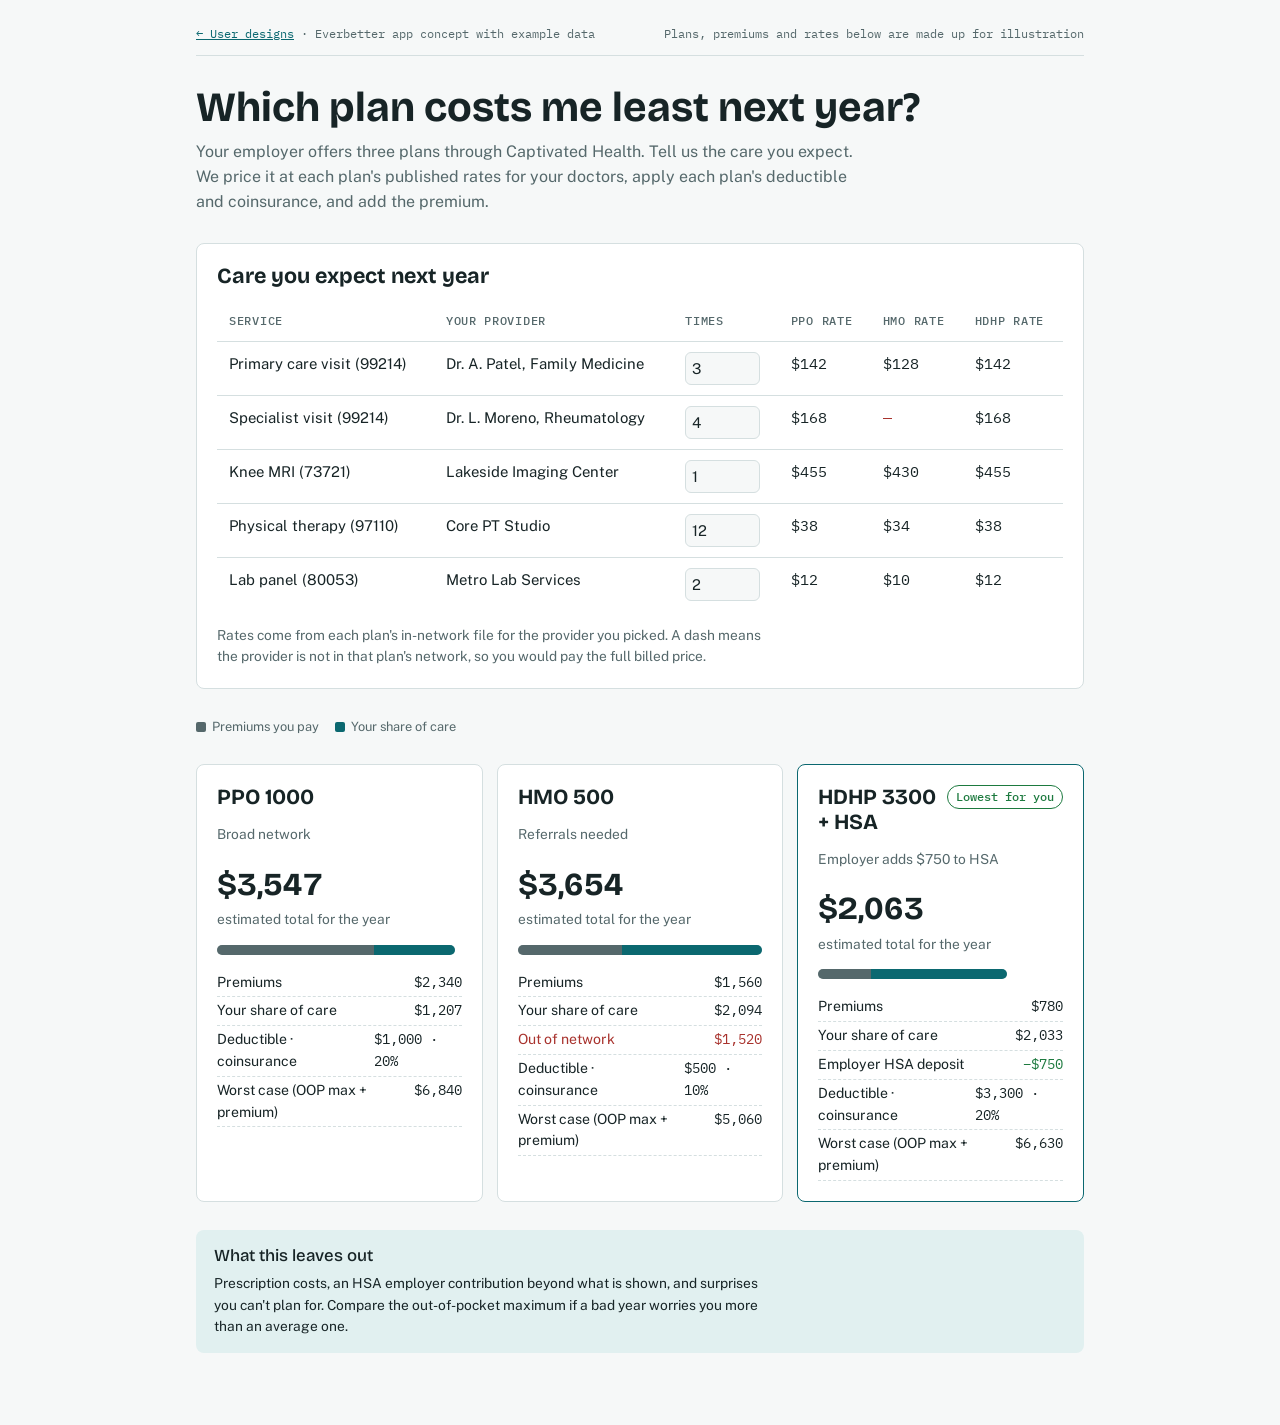
<file: dashboard/designs/plan-picker/index.html>
<!doctype html>
<html lang="en">
<head>
<meta charset="utf-8">
<meta name="viewport" content="width=device-width, initial-scale=1">
<title>Open Enrollment Plan Picker</title>
<meta name="description" content="Design concept: estimate a full year's cost for each plan using your own doctors' rates.">
<link rel="stylesheet" href="https://fonts.googleapis.com/css2?family=Bricolage+Grotesque:opsz,wght@12..96,500;12..96,700&family=Public+Sans:wght@400;600&family=IBM+Plex+Mono:wght@400;500&display=swap">
<link rel="stylesheet" href="../patient.css">
<style>
.plans { display: grid; grid-template-columns: repeat(auto-fit, minmax(240px, 1fr)); gap: 14px; }
.plan.best { border-color: var(--accent); }
.plan .total { font-family: var(--display); font-size: 2rem; font-weight: 700; font-variant-numeric: tabular-nums; }
.split { display: flex; height: 10px; border-radius: 5px; overflow: hidden; background: var(--line); }
.split .prem { background: var(--muted); }
.split .care { background: var(--accent); }
.kv { display: flex; justify-content: space-between; gap: 12px; font-size: 0.88rem; border-bottom: 1px dashed var(--line); padding-block: 3px; }
.kv span:last-child { font-family: var(--mono); }
td input { width: 5em; padding: 4px 6px; }
.legend { display: flex; gap: 16px; font-size: 0.8rem; color: var(--muted); }
.legend i { display: inline-block; width: 10px; height: 10px; border-radius: 2px; margin-right: 6px; vertical-align: -1px; }
</style>
</head>
<body>
<div class="wrap">
  <div class="concept-bar"><span><a href="../">← User designs</a> · Everbetter app concept with example data</span><span>Plans, premiums and rates below are made up for illustration</span></div>

  <header style="display:flex;flex-direction:column;gap:8px">
    <h1>Which plan costs me least next year?</h1>
    <p class="muted">Your employer offers three plans through Captivated Health. Tell us the care you expect. We price it at each plan's published rates for your doctors, apply each plan's deductible and coinsurance, and add the premium.</p>
  </header>

  <section class="panel">
    <h2>Care you expect next year</h2>
    <div class="tbl" style="border:0">
      <table>
        <thead><tr><th>Service</th><th>Your provider</th><th>Times</th><th class="num">PPO rate</th><th class="num">HMO rate</th><th class="num">HDHP rate</th></tr></thead>
        <tbody id="care"></tbody>
      </table>
    </div>
    <p class="small muted">Rates come from each plan's in-network file for the provider you picked. A dash means the provider is not in that plan's network, so you would pay the full billed price.</p>
  </section>

  <div class="legend"><span><i style="background:var(--muted)"></i>Premiums you pay</span><span><i style="background:var(--accent)"></i>Your share of care</span></div>
  <section class="plans" id="plans"></section>

  <div class="callout">
    <h3>What this leaves out</h3>
    <p class="small">Prescription costs, an HSA employer contribution beyond what is shown, and surprises you can't plan for. Compare the out-of-pocket maximum if a bad year worries you more than an average one.</p>
  </div>
</div>

<script>
const PLANS = [
  {id: "ppo", name: "PPO 1000", premium: 2340, ded: 1000, coins: 0.2, oop: 4500, hsa: 0, note: "Broad network"},
  {id: "hmo", name: "HMO 500", premium: 1560, ded: 500, coins: 0.1, oop: 3500, hsa: 0, note: "Referrals needed"},
  {id: "hdhp", name: "HDHP 3300 + HSA", premium: 780, ded: 3300, coins: 0.2, oop: 6600, hsa: 750, note: "Employer adds $750 to HSA"}
];
// Example care plan; billed is the out-of-network list price used when a provider is out of network.
const CARE = [
  {svc: "Primary care visit (99214)", prov: "Dr. A. Patel, Family Medicine", n: 3, billed: 310, rates: {ppo: 142, hmo: 128, hdhp: 142}},
  {svc: "Specialist visit (99214)", prov: "Dr. L. Moreno, Rheumatology", n: 4, billed: 380, rates: {ppo: 168, hmo: null, hdhp: 168}},
  {svc: "Knee MRI (73721)", prov: "Lakeside Imaging Center", n: 1, billed: 2900, rates: {ppo: 455, hmo: 430, hdhp: 455}},
  {svc: "Physical therapy (97110)", prov: "Core PT Studio", n: 12, billed: 120, rates: {ppo: 38, hmo: 34, hdhp: 38}},
  {svc: "Lab panel (80053)", prov: "Metro Lab Services", n: 2, billed: 95, rates: {ppo: 12, hmo: 10, hdhp: 12}}
];
const $ = (id) => document.getElementById(id);
const fmt = (n) => "$" + Math.round(n).toLocaleString("en-US");
const esc = (s) => String(s).replace(/[&<>"']/g, (c) => ({"&":"&amp;","<":"&lt;",">":"&gt;",'"':"&quot;","'":"&#39;"}[c]));

$("care").innerHTML = CARE.map((c, i) => `<tr>
  <td>${esc(c.svc)}</td><td>${esc(c.prov)}</td>
  <td><label class="small" for="n${i}" style="display:none">Times for ${esc(c.svc)}</label><input id="n${i}" type="number" min="0" value="${c.n}"></td>
  ${PLANS.map((p) => `<td class="num">${c.rates[p.id] == null ? '<span class="no">—</span>' : fmt(c.rates[p.id])}</td>`).join("")}
</tr>`).join("");

function yearCost(p) {
  let inNet = 0, outNet = 0;
  CARE.forEach((c, i) => {
    const n = Math.max(0, +$("n" + i).value || 0), r = c.rates[p.id];
    if (r == null) outNet += n * c.billed; else inNet += n * r;
  });
  const dedPart = Math.min(inNet, p.ded);
  const care = Math.min(dedPart + p.coins * (inNet - dedPart), p.oop) + outNet;
  return {inNet, outNet, care, total: p.premium + care - p.hsa};
}
function render() {
  const rows = PLANS.map((p) => ({p, ...yearCost(p)}));
  const best = Math.min(...rows.map((r) => r.total)), max = Math.max(...rows.map((r) => r.gross = r.p.premium + r.care));
  $("plans").innerHTML = rows.map((r) => `
    <article class="panel plan${r.total === best ? " best" : ""}">
      <div style="display:flex;justify-content:space-between;gap:8px;align-items:start"><h2>${esc(r.p.name)}</h2>${r.total === best ? '<span class="pill yes">Lowest for you</span>' : ""}</div>
      <p class="small muted">${esc(r.p.note)}</p>
      <div><div class="total">${fmt(r.total)}</div><div class="small muted">estimated total for the year</div></div>
      <div class="split" aria-hidden="true" style="width:${(r.gross / max * 100).toFixed(1)}%"><div class="prem" style="flex:${r.p.premium}"></div><div class="care" style="flex:${r.care}"></div></div>
      <div>
        <div class="kv"><span>Premiums</span><span>${fmt(r.p.premium)}</span></div>
        <div class="kv"><span>Your share of care</span><span>${fmt(r.care)}</span></div>
        ${r.p.hsa ? `<div class="kv"><span>Employer HSA deposit</span><span class="yes">−${fmt(r.p.hsa)}</span></div>` : ""}
        ${r.outNet ? `<div class="kv"><span class="no">Out of network</span><span class="no">${fmt(r.outNet)}</span></div>` : ""}
        <div class="kv"><span>Deductible · coinsurance</span><span>${fmt(r.p.ded)} · ${r.p.coins * 100}%</span></div>
        <div class="kv"><span>Worst case (OOP max + premium)</span><span>${fmt(r.p.oop + r.p.premium - r.p.hsa)}</span></div>
      </div>
    </article>`).join("");
}
document.querySelector("table").addEventListener("input", render);
render();
</script>
</body>
</html>
</file>
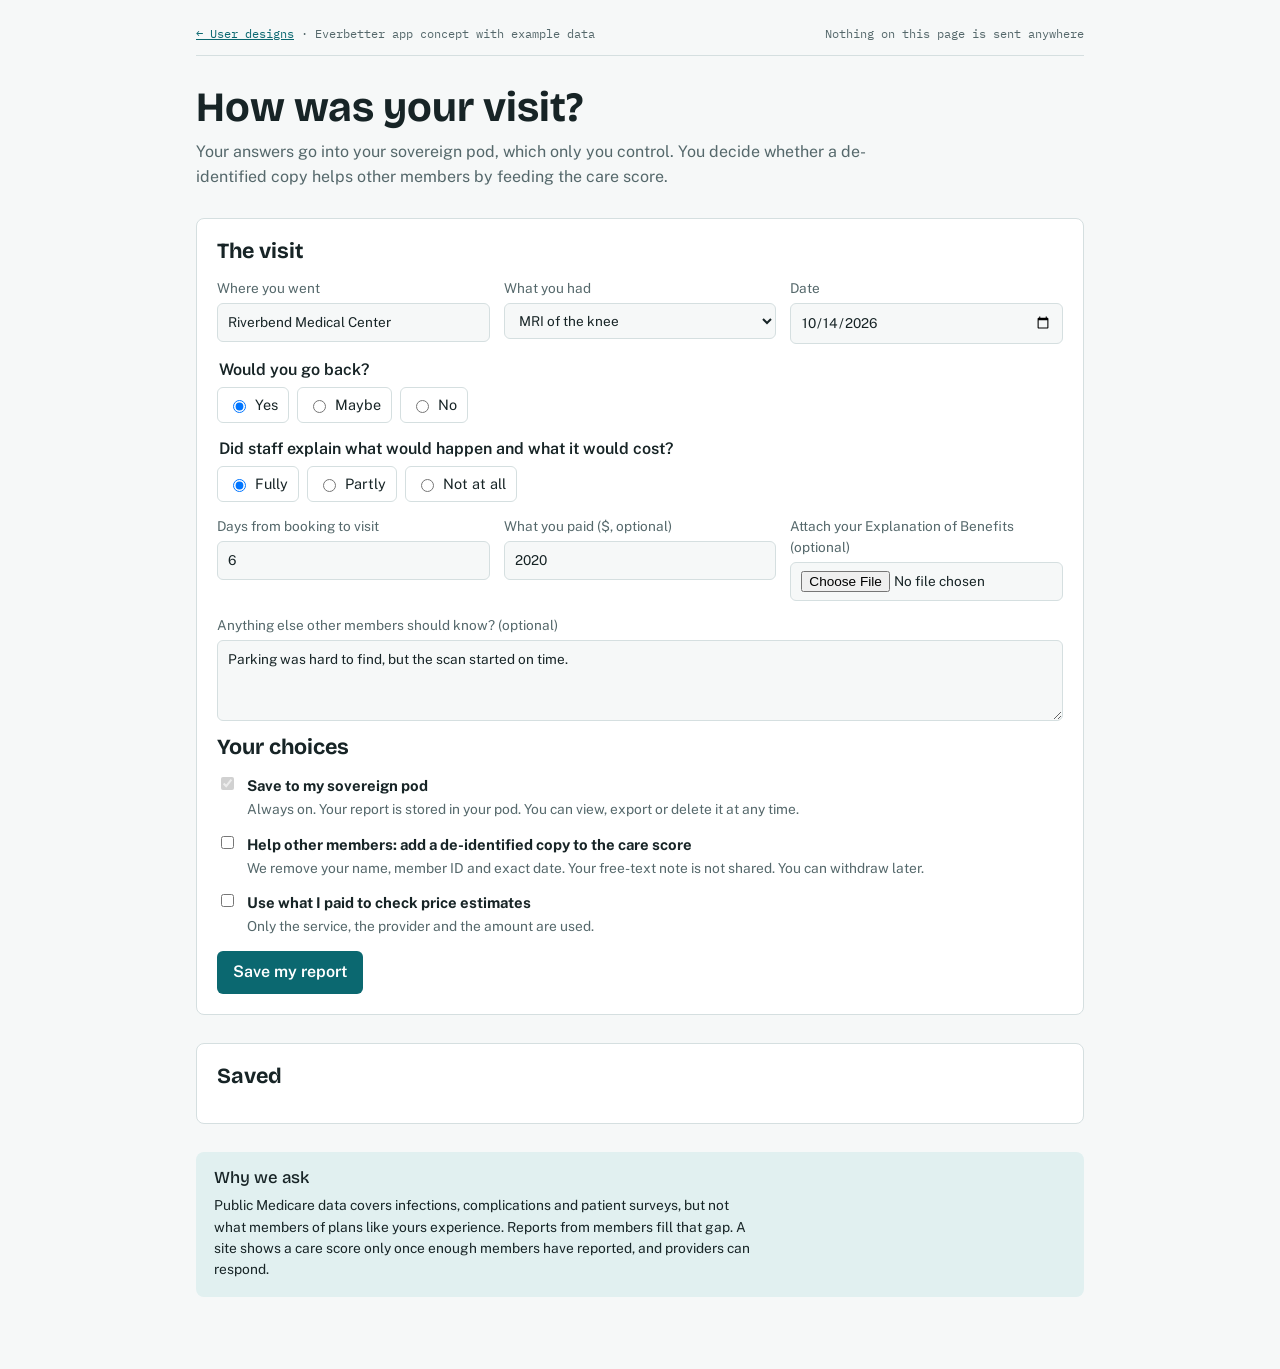
<file: dashboard/designs/rate-my-visit/index.html>
<!doctype html>
<html lang="en">
<head>
<meta charset="utf-8">
<meta name="viewport" content="width=device-width, initial-scale=1">
<title>Rate My Visit</title>
<meta name="description" content="Design concept: members report on their own care into their sovereign pod and choose whether to share it with the care score.">
<link rel="stylesheet" href="https://fonts.googleapis.com/css2?family=Bricolage+Grotesque:opsz,wght@12..96,500;12..96,700&family=Public+Sans:wght@400;600&family=IBM+Plex+Mono:wght@400;500&display=swap">
<link rel="stylesheet" href="../patient.css">
<style>
fieldset { border: 0; margin: 0; padding: 0; display: flex; flex-direction: column; gap: 10px; min-width: 0; }
legend { font-weight: 600; margin-bottom: 4px; }
.scale { display: flex; flex-wrap: wrap; gap: 8px; }
.scale label { flex-direction: row; align-items: center; gap: 6px; color: var(--fg); font-size: 0.9rem; border: 1px solid var(--line); border-radius: 6px; padding: 6px 10px; cursor: pointer; }
.scale input, .consent input { width: auto; }
.consent { display: flex; flex-direction: column; gap: 12px; }
.consent label { flex-direction: row; align-items: flex-start; gap: 10px; color: var(--fg); font-size: 0.93rem; }
.consent label span { display: flex; flex-direction: column; gap: 2px; }
.where { display: grid; grid-template-columns: repeat(auto-fit, minmax(220px, 1fr)); gap: 12px; }
.where > div { border: 1px solid var(--line); border-radius: 8px; padding: 14px; display: flex; flex-direction: column; gap: 6px; min-width: 0; }
.where ul { margin: 0; padding-left: 1.1em; font-size: 0.9rem; }
</style>
</head>
<body>
<div class="wrap">
  <div class="concept-bar"><span><a href="../">← User designs</a> · Everbetter app concept with example data</span><span>Nothing on this page is sent anywhere</span></div>

  <header style="display:flex;flex-direction:column;gap:8px">
    <h1>How was your visit?</h1>
    <p class="muted">Your answers go into your sovereign pod, which only you control. You decide whether a de-identified copy helps other members by feeding the care score.</p>
  </header>

  <form class="panel" id="form" autocomplete="off">
    <h2>The visit</h2>
    <div class="fields">
      <label for="provider">Where you went <input id="provider" value="Riverbend Medical Center"></label>
      <label for="service">What you had <select id="service"><option>MRI of the knee</option><option>Colonoscopy</option><option>Lab work</option><option>Other</option></select></label>
      <label for="date">Date <input id="date" type="date" value="2026-10-14"></label>
    </div>

    <fieldset>
      <legend>Would you go back?</legend>
      <div class="scale">
        <label><input type="radio" name="back" value="yes" checked> Yes</label>
        <label><input type="radio" name="back" value="maybe"> Maybe</label>
        <label><input type="radio" name="back" value="no"> No</label>
      </div>
    </fieldset>
    <fieldset>
      <legend>Did staff explain what would happen and what it would cost?</legend>
      <div class="scale">
        <label><input type="radio" name="explain" value="5" checked> Fully</label>
        <label><input type="radio" name="explain" value="3"> Partly</label>
        <label><input type="radio" name="explain" value="1"> Not at all</label>
      </div>
    </fieldset>
    <div class="fields">
      <label for="wait">Days from booking to visit <input id="wait" type="number" min="0" value="6"></label>
      <label for="paid">What you paid ($, optional) <input id="paid" type="number" min="0" value="2020"></label>
      <label for="eob">Attach your Explanation of Benefits (optional) <input id="eob" type="file" accept=".pdf,image/*"></label>
    </div>
    <label for="note">Anything else other members should know? (optional)
      <textarea id="note" rows="3">Parking was hard to find, but the scan started on time.</textarea>
    </label>

    <h2>Your choices</h2>
    <div class="consent">
      <label for="c-pod"><input id="c-pod" type="checkbox" checked disabled>
        <span><strong>Save to my sovereign pod</strong><span class="small muted">Always on. Your report is stored in your pod. You can view, export or delete it at any time.</span></span></label>
      <label for="c-score"><input id="c-score" type="checkbox">
        <span><strong>Help other members: add a de-identified copy to the care score</strong><span class="small muted">We remove your name, member ID and exact date. Your free-text note is not shared. You can withdraw later.</span></span></label>
      <label for="c-price"><input id="c-price" type="checkbox">
        <span><strong>Use what I paid to check price estimates</strong><span class="small muted">Only the service, the provider and the amount are used.</span></span></label>
    </div>
    <div style="display:flex;gap:10px;flex-wrap:wrap"><button type="submit">Save my report</button></div>
  </form>

  <section class="panel" id="done" aria-live="polite" hidden>
    <h2>Saved</h2>
    <div class="where" id="where"></div>
  </section>

  <div class="callout">
    <h3>Why we ask</h3>
    <p class="small">Public Medicare data covers infections, complications and patient surveys, but not what members of plans like yours experience. Reports from members fill that gap. A site shows a care score only once enough members have reported, and providers can respond.</p>
  </div>
</div>

<script>
const $ = (id) => document.getElementById(id);
const esc = (s) => String(s).replace(/[&<>"']/g, (c) => ({"&":"&amp;","<":"&lt;",">":"&gt;",'"':"&quot;","'":"&#39;"}[c]));
$("form").addEventListener("submit", (e) => {
  e.preventDefault();
  const back = document.querySelector('input[name="back"]:checked').value;
  const pod = [`Visit to ${esc($("provider").value)} for ${esc($("service").value)}`, `Would go back: ${back}`, `Wait: ${+$("wait").value || 0} days`];
  if ($("paid").value) pod.push(`Paid: $${(+$("paid").value).toLocaleString("en-US")}`);
  if ($("eob").files.length) pod.push(`EOB file: ${esc($("eob").files[0].name)}`);
  if ($("note").value.trim()) pod.push("Your note");
  const shared = [];
  if ($("c-score").checked) shared.push(`Care score input for ${esc($("provider").value)}: would go back (${back}), explanation, wait time`);
  if ($("c-price").checked && $("paid").value) shared.push(`Price check: ${esc($("service").value)} at ${esc($("provider").value)}, $${(+$("paid").value).toLocaleString("en-US")}`);
  $("where").innerHTML = `
    <div><h3>In your sovereign pod</h3><ul>${pod.map((x) => `<li>${x}</li>`).join("")}</ul><p class="small muted">Only you can see this.</p></div>
    <div><h3>Shared, de-identified</h3>${shared.length ? `<ul>${shared.map((x) => `<li>${x}</li>`).join("")}</ul>` : `<p class="small">Nothing. You kept this report private.</p>`}<p class="small muted">No name, member ID, exact date or note.</p></div>`;
  $("done").hidden = false;
  $("done").scrollIntoView({behavior: "smooth", block: "start"});
});
</script>
</body>
</html>
</file>
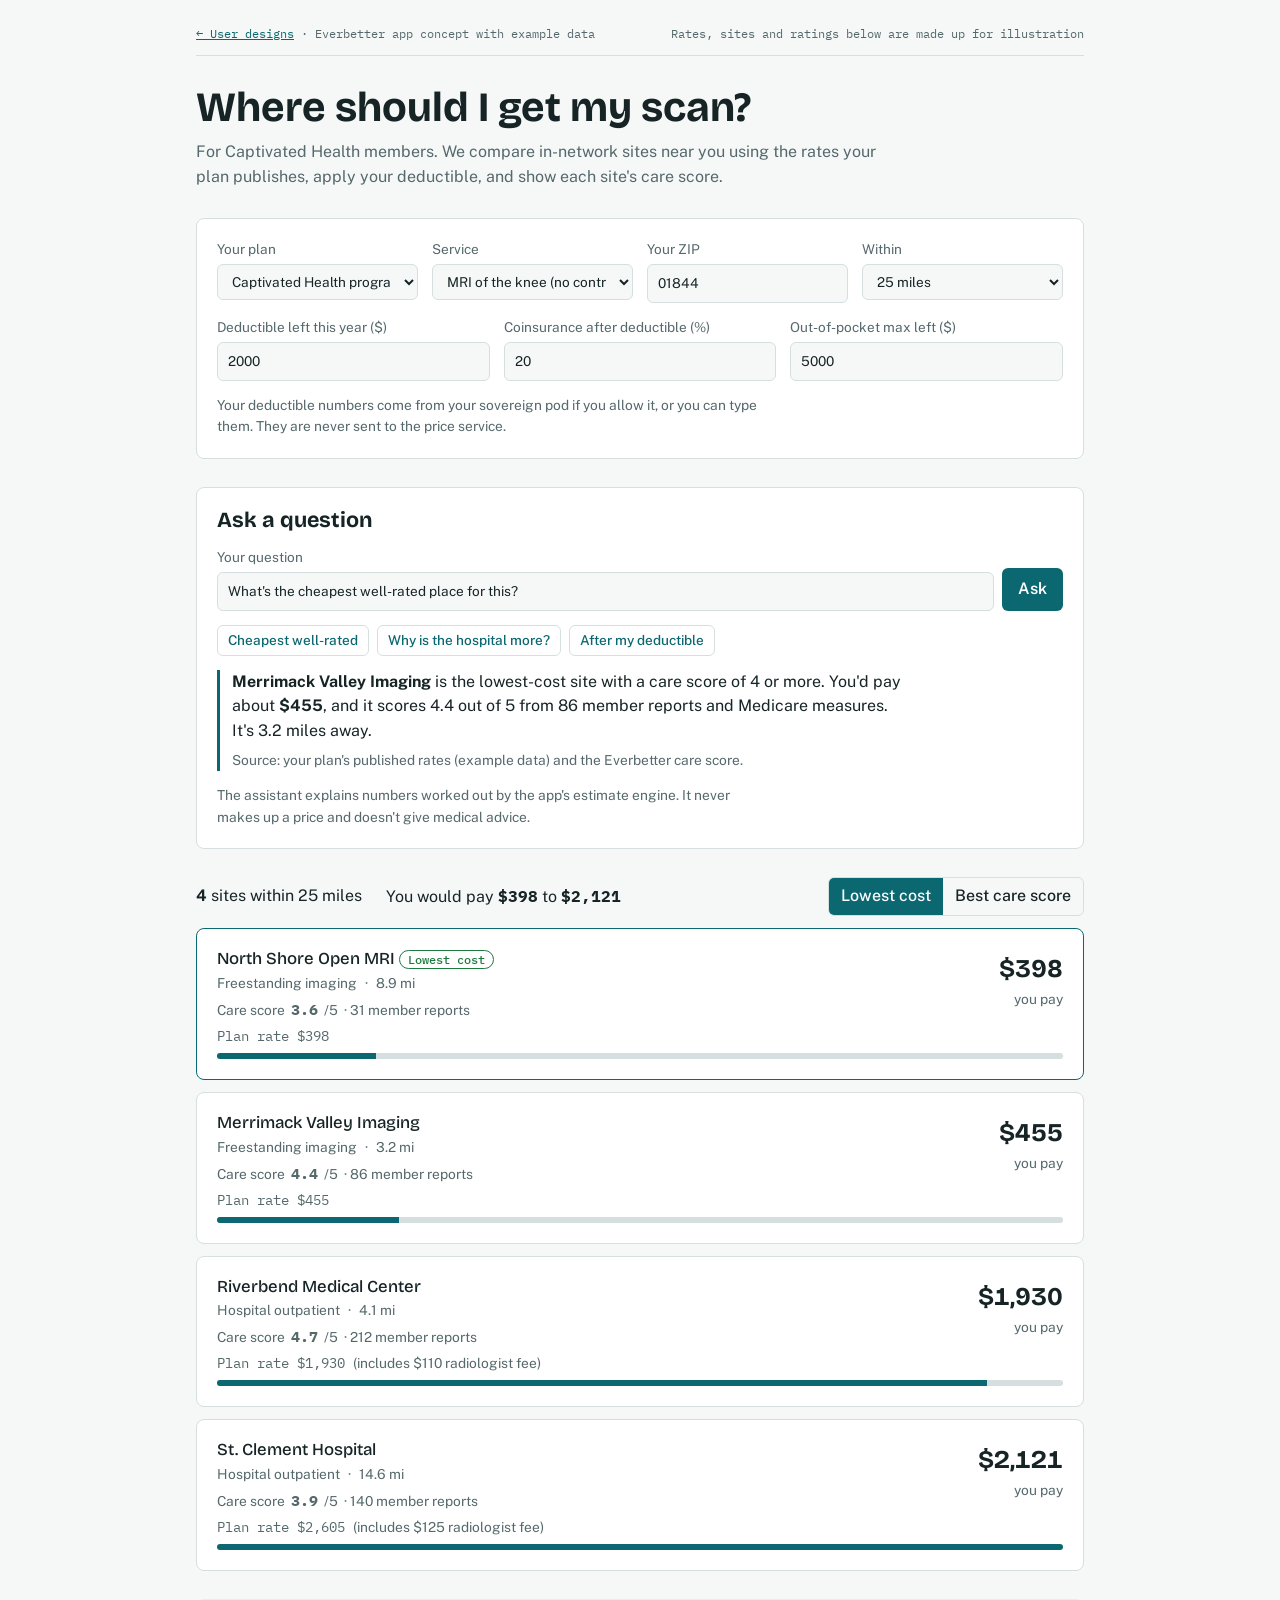
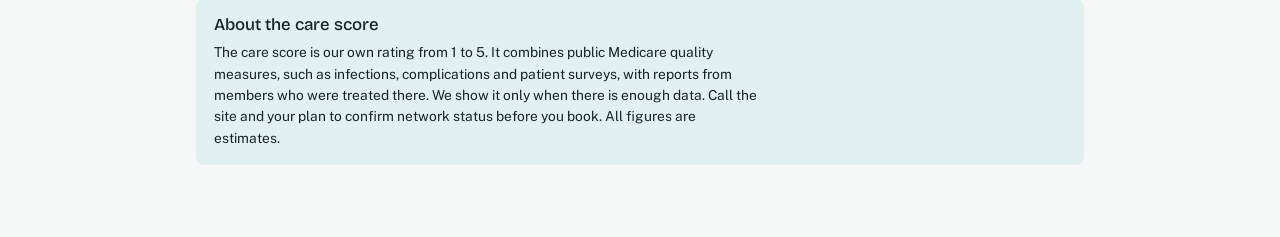
<file: dashboard/designs/shop-a-scan/index.html>
<!doctype html>
<html lang="en">
<head>
<meta charset="utf-8">
<meta name="viewport" content="width=device-width, initial-scale=1">
<title>Shop One Scan</title>
<meta name="description" content="Design concept: compare what you would pay, and how well rated each site is, for one service at nearby in-network sites.">
<link rel="stylesheet" href="https://fonts.googleapis.com/css2?family=Bricolage+Grotesque:opsz,wght@12..96,500;12..96,700&family=Public+Sans:wght@400;600&family=IBM+Plex+Mono:wght@400;500&display=swap">
<link rel="stylesheet" href="../patient.css">
<style>
.results { display: flex; flex-direction: column; gap: 12px; }
.site { display: grid; grid-template-columns: 1fr auto; gap: 6px 16px; align-items: start; }
.site .cost { font-family: var(--display); font-size: 1.6rem; font-weight: 700; text-align: right; }
.site .meta { display: flex; flex-wrap: wrap; gap: 8px; align-items: center; font-size: 0.86rem; color: var(--muted); }
.site.best { border-color: var(--accent); }
.bar { height: 6px; background: var(--line); border-radius: 3px; grid-column: 1 / -1; overflow: hidden; }
.bar-fill { height: 100%; background: var(--accent); }
.summary { display: flex; flex-wrap: wrap; gap: 8px 24px; align-items: center; }
.score { display: inline-flex; align-items: baseline; gap: 6px; font-size: 0.86rem; }
.score b { font-family: var(--mono); font-size: 0.95rem; }
.seg { display: inline-flex; border: 1px solid var(--line); border-radius: 6px; overflow: hidden; margin-left: auto; }
.seg button { background: transparent; color: var(--fg); border-radius: 0; padding: 6px 12px; font-weight: 500; }
.seg button[aria-pressed="true"] { background: var(--accent); color: var(--accent-ink); }
.ask { display: flex; gap: 8px; flex-wrap: wrap; }
.ask input { flex: none; }
.answer { border-left: 3px solid var(--accent); padding-left: 12px; display: flex; flex-direction: column; gap: 6px; }
.chips { display: flex; flex-wrap: wrap; gap: 8px; }
.chips button { background: transparent; color: var(--accent); border: 1px solid var(--line); font-weight: 500; font-size: 0.85rem; padding: 4px 10px; }
</style>
</head>
<body>
<div class="wrap">
  <div class="concept-bar"><span><a href="../">← User designs</a> · Everbetter app concept with example data</span><span>Rates, sites and ratings below are made up for illustration</span></div>

  <header style="display:flex;flex-direction:column;gap:8px">
    <h1>Where should I get my scan?</h1>
    <p class="muted">For Captivated Health members. We compare in-network sites near you using the rates your plan publishes, apply your deductible, and show each site's care score.</p>
  </header>

  <form class="panel" id="form" autocomplete="off">
    <div class="fields">
      <label for="plan">Your plan
        <select id="plan"><option>Captivated Health program, PPO (example)</option><option>Captivated Health program, HDHP (example)</option></select>
      </label>
      <label for="service">Service
        <select id="service"></select>
      </label>
      <label for="zip">Your ZIP
        <input id="zip" inputmode="numeric" value="01844">
      </label>
      <label for="radius">Within
        <select id="radius"><option value="10">10 miles</option><option value="25" selected>25 miles</option><option value="50">50 miles</option></select>
      </label>
    </div>
    <div class="fields">
      <label for="ded">Deductible left this year ($)
        <input id="ded" type="number" min="0" step="50" value="2000">
      </label>
      <label for="coins">Coinsurance after deductible (%)
        <input id="coins" type="number" min="0" max="100" value="20">
      </label>
      <label for="oop">Out-of-pocket max left ($)
        <input id="oop" type="number" min="0" step="50" value="5000">
      </label>
    </div>
    <p class="small muted">Your deductible numbers come from your sovereign pod if you allow it, or you can type them. They are never sent to the price service.</p>
  </form>

  <section class="panel" aria-labelledby="ask-h">
    <h2 id="ask-h">Ask a question</h2>
    <div class="ask">
      <label for="q" style="flex:1 1 260px">Your question
        <input id="q" value="What's the cheapest well-rated place for this?">
      </label>
      <button type="button" id="ask-go" style="align-self:end">Ask</button>
    </div>
    <div class="chips">
      <button type="button" data-q="What's the cheapest well-rated place for this?">Cheapest well-rated</button>
      <button type="button" data-q="Why is the hospital so much more?">Why is the hospital more?</button>
      <button type="button" data-q="What happens after I meet my deductible?">After my deductible</button>
    </div>
    <div class="answer" id="answer" aria-live="polite"></div>
    <p class="small muted">The assistant explains numbers worked out by the app's estimate engine. It never makes up a price and doesn't give medical advice.</p>
  </section>

  <section style="display:flex;flex-direction:column;gap:12px">
    <div class="summary">
      <div id="summary" class="summary"></div>
      <div class="seg" role="group" aria-label="Sort results">
        <button type="button" id="sort-cost" aria-pressed="true">Lowest cost</button>
        <button type="button" id="sort-score" aria-pressed="false">Best care score</button>
      </div>
    </div>
    <div class="results" id="results"></div>
  </section>

  <div class="callout">
    <h3>About the care score</h3>
    <p class="small">The care score is our own rating from 1 to 5. It combines public Medicare quality measures, such as infections, complications and patient surveys, with reports from members who were treated there. We show it only when there is enough data. Call the site and your plan to confirm network status before you book. All figures are estimates.</p>
  </div>
</div>

<script>
const SERVICES = [
  {code: "73721", name: "MRI of the knee (no contrast)"},
  {code: "74177", name: "CT of abdomen and pelvis (with contrast)"},
  {code: "45378", name: "Colonoscopy (diagnostic)"},
  {code: "80061", name: "Cholesterol panel (lab)"}
];
// Example sites, rates and care scores. A real build reads the rate index and our rating.
const SITES = [
  {name: "Merrimack Valley Imaging", type: "Freestanding imaging", miles: 3.2, score: 4.4, reports: 86, rates: {"73721": 455, "74177": 520}},
  {name: "North Shore Open MRI", type: "Freestanding imaging", miles: 8.9, score: 3.6, reports: 31, rates: {"73721": 398, "74177": 610}},
  {name: "Riverbend Medical Center", type: "Hospital outpatient", miles: 4.1, score: 4.7, reports: 212, rates: {"73721": 1820, "74177": 2240, "45378": 2650, "80061": 62}, extra: {"73721": 110, "74177": 140}},
  {name: "St. Clement Hospital", type: "Hospital outpatient", miles: 14.6, score: 3.9, reports: 140, rates: {"73721": 2480, "74177": 2910, "45378": 3120, "80061": 88}, extra: {"73721": 125, "74177": 150}},
  {name: "Oakview Endoscopy Center", type: "Surgery center", miles: 6.7, score: 4.5, reports: 58, rates: {"45378": 1040}},
  {name: "Metro Lab Services", type: "Independent lab", miles: 2.0, score: null, reports: 4, rates: {"80061": 14}},
  {name: "Valley Diagnostic Labs", type: "Independent lab", miles: 21.3, score: 4.1, reports: 27, rates: {"80061": 11}}
];
const $ = (id) => document.getElementById(id);
const fmt = (n) => "$" + Math.round(n).toLocaleString("en-US");
const esc = (s) => String(s).replace(/[&<>"']/g, (c) => ({"&":"&amp;","<":"&lt;",">":"&gt;",'"':"&quot;","'":"&#39;"}[c]));
let sortBy = "cost";
$("service").innerHTML = SERVICES.map((s) => `<option value="${s.code}">${esc(s.name)} · CPT ${s.code}</option>`).join("");

function owe(rate, ded, coins, oop) {
  const dedPart = Math.min(rate, ded);
  return Math.min(dedPart + coins * (rate - dedPart), oop);
}
function inputs() {
  return {code: $("service").value, radius: +$("radius").value,
    ded: Math.max(0, +$("ded").value || 0), coins: Math.min(100, Math.max(0, +$("coins").value || 0)) / 100, oop: Math.max(0, +$("oop").value || 0)};
}
function rowsFor(v) {
  return SITES.filter((s) => s.rates[v.code] && s.miles <= v.radius).map((s) => {
    const rate = s.rates[v.code] + (s.extra?.[v.code] || 0);
    return {...s, rate, cost: owe(rate, v.ded, v.coins, v.oop)};
  });
}
function scoreHtml(r) {
  return r.score == null
    ? `<span class="score muted">No care score yet · ${r.reports} member reports</span>`
    : `<span class="score">Care score <b>${r.score.toFixed(1)}</b>/5 <span class="muted">· ${r.reports} member reports</span></span>`;
}
function render() {
  const v = inputs(), rows = rowsFor(v);
  rows.sort(sortBy === "cost" ? (a, b) => a.cost - b.cost : (a, b) => (b.score ?? -1) - (a.score ?? -1) || a.cost - b.cost);
  if (!rows.length) {
    $("summary").innerHTML = "";
    $("results").innerHTML = `<div class="panel"><p>No in-network sites with a published rate within ${v.radius} miles. Try a wider distance.</p></div>`;
    return;
  }
  const costs = rows.map((r) => r.cost), max = Math.max(...costs) || 1, lo = Math.min(...costs), hi = Math.max(...costs);
  $("summary").innerHTML = `<p><strong>${rows.length}</strong> sites within ${v.radius} miles</p><p>You would pay <strong class="num">${fmt(lo)}</strong> to <strong class="num">${fmt(hi)}</strong></p>`;
  const cheapest = rows.reduce((a, b) => (b.cost < a.cost ? b : a));
  $("results").innerHTML = rows.map((r) => `
    <article class="panel site${r === cheapest ? " best" : ""}">
      <div style="display:flex;flex-direction:column;gap:4px;min-width:0">
        <h3>${esc(r.name)} ${r === cheapest ? '<span class="pill yes">Lowest cost</span>' : ""}</h3>
        <div class="meta"><span>${esc(r.type)}</span><span>·</span><span>${r.miles} mi</span></div>
        <div class="meta">${scoreHtml(r)}</div>
        <div class="meta"><span class="num">Plan rate ${fmt(r.rate)}</span>${r.extra?.[v.code] ? `<span>(includes ${fmt(r.extra[v.code])} radiologist fee)</span>` : ""}</div>
      </div>
      <div><div class="cost num">${fmt(r.cost)}</div><div class="small muted" style="text-align:right">you pay</div></div>
      <div class="bar" aria-hidden="true"><div class="bar-fill" style="width:${(r.cost / max * 100).toFixed(1)}%"></div></div>
    </article>`).join("");
  answer();
}
// Concept of the assistant: in the real app a language model phrases the answer, but every number comes from rowsFor().
function answer() {
  const q = $("q").value.toLowerCase(), v = inputs(), rows = rowsFor(v);
  const svc = SERVICES.find((s) => s.code === v.code).name;
  let html;
  if (!rows.length) html = `<p>I couldn't find an in-network site with a published rate within ${v.radius} miles.</p>`;
  else if (q.includes("hospital")) {
    const hosp = rows.filter((r) => r.type.startsWith("Hospital")), other = rows.filter((r) => !r.type.startsWith("Hospital"));
    html = hosp.length && other.length
      ? `<p>Hospitals usually negotiate higher rates than standalone centers, and often add a separate reading fee. For ${esc(svc)}, the hospital rates near you run ${fmt(Math.min(...hosp.map((r) => r.rate)))} to ${fmt(Math.max(...hosp.map((r) => r.rate)))}, against ${fmt(Math.min(...other.map((r) => r.rate)))} to ${fmt(Math.max(...other.map((r) => r.rate)))} elsewhere.</p>`
      : `<p>For ${esc(svc)}, the sites near you are all the same kind, so there is no hospital comparison to make.</p>`;
  } else if (q.includes("deductible")) {
    const best = rows.reduce((a, b) => (b.cost < a.cost ? b : a)), worst = rows.reduce((a, b) => (b.cost > a.cost ? b : a));
    const after = (r) => Math.min(v.coins * r.rate, v.oop);
    html = `<p>Right now you'd pay ${fmt(best.cost)} to ${fmt(worst.cost)} because most of the price goes to your deductible. Once it's met, you'd pay ${v.coins * 100}% instead: ${fmt(after(best))} at ${esc(best.name)} or ${fmt(after(worst))} at ${esc(worst.name)}.</p>`;
  } else {
    const good = rows.filter((r) => r.score != null && r.score >= 4).sort((a, b) => a.cost - b.cost);
    html = good.length
      ? `<p><strong>${esc(good[0].name)}</strong> is the lowest-cost site with a care score of 4 or more. You'd pay about <strong>${fmt(good[0].cost)}</strong>, and it scores ${good[0].score.toFixed(1)} out of 5 from ${good[0].reports} member reports and Medicare measures. It's ${good[0].miles} miles away.</p>`
      : `<p>None of the sites near you has a care score of 4 or more yet. The lowest cost is ${fmt(Math.min(...rows.map((r) => r.cost)))}.</p>`;
  }
  $("answer").innerHTML = html + `<p class="small muted">Source: your plan's published rates (example data) and the Everbetter care score.</p>`;
}
$("form").addEventListener("input", render);
$("form").addEventListener("submit", (e) => e.preventDefault());
$("ask-go").addEventListener("click", answer);
$("q").addEventListener("keydown", (e) => { if (e.key === "Enter") { e.preventDefault(); answer(); } });
document.querySelectorAll(".chips button").forEach((b) => b.addEventListener("click", () => { $("q").value = b.dataset.q; answer(); }));
$("sort-cost").addEventListener("click", () => { sortBy = "cost"; $("sort-cost").setAttribute("aria-pressed", "true"); $("sort-score").setAttribute("aria-pressed", "false"); render(); });
$("sort-score").addEventListener("click", () => { sortBy = "score"; $("sort-score").setAttribute("aria-pressed", "true"); $("sort-cost").setAttribute("aria-pressed", "false"); render(); });
render();
</script>
</body>
</html>
</file>
<file: dashboard/styles.css>
:root {
  --bg: #f7f7f5;
  --panel: #ffffff;
  --ink: #1d1f23;
  --muted: #5d6470;
  --line: #e3e4e8;
  --accent: #2357c6;
  --ok: #1d7a46;
  --ok-bg: #e5f4ea;
  --warn: #8a5a00;
  --warn-bg: #fdf1d8;
  --bad: #b3261e;
  --bad-bg: #fbe7e5;
  --idle: #5d6470;
  --idle-bg: #eef0f3;
  --bar: #9db4e6;
  --mono: ui-monospace, SFMono-Regular, Menlo, Consolas, monospace;
}
@media (prefers-color-scheme: dark) {
  :root {
    --bg: #121417;
    --panel: #1a1d22;
    --ink: #e7e9ee;
    --muted: #9aa2b1;
    --line: #2a2f37;
    --accent: #7ea6ff;
    --ok: #6fd39b;
    --ok-bg: #173325;
    --warn: #f0c060;
    --warn-bg: #3a2e12;
    --bad: #ff8d84;
    --bad-bg: #3b1a18;
    --idle: #9aa2b1;
    --idle-bg: #242830;
    --bar: #36518f;
  }
}
* { box-sizing: border-box; }
body {
  margin: 0;
  background: var(--bg);
  color: var(--ink);
  font: 14px/1.45 system-ui, -apple-system, "Segoe UI", Roboto, sans-serif;
}
a { color: var(--accent); text-decoration: none; }
a:hover { text-decoration: underline; }
.top {
  display: flex; flex-wrap: wrap; gap: 12px; align-items: center; justify-content: space-between;
  padding: 16px 24px; border-bottom: 1px solid var(--line); background: var(--panel);
  position: sticky; top: 0; z-index: 5;
}
.brand { display: flex; gap: 12px; align-items: center; }
.logo { font-size: 26px; color: var(--accent); }
h1 { font-size: 18px; margin: 0; }
h2 { font-size: 16px; margin: 24px 0 8px; }
h3 { font-size: 14px; margin: 16px 0 6px; }
.sub { margin: 0; color: var(--muted); font-size: 12px; }
nav { display: flex; gap: 4px; flex-wrap: wrap; }
nav a { padding: 6px 10px; border-radius: 6px; color: var(--muted); }
nav a.active { background: var(--idle-bg); color: var(--ink); }
main { padding: 16px 24px 40px; max-width: 1400px; margin: 0 auto; }
.foot { color: var(--muted); font-size: 12px; padding: 16px 24px 32px; text-align: center; }
.kpis { display: grid; grid-template-columns: repeat(auto-fill, minmax(150px, 1fr)); gap: 10px; }
.kpi { background: var(--panel); border: 1px solid var(--line); border-radius: 10px; padding: 12px 14px; }
.kpi .v { font-size: 22px; font-weight: 650; font-variant-numeric: tabular-nums; }
.kpi .l { color: var(--muted); font-size: 12px; }
.panel { background: var(--panel); border: 1px solid var(--line); border-radius: 10px; padding: 12px; margin-top: 12px; }
.toolbar { display: flex; flex-wrap: wrap; gap: 8px; align-items: center; margin: 12px 0 8px; }
input[type=search], select {
  font: inherit; padding: 6px 10px; border-radius: 6px; border: 1px solid var(--line);
  background: var(--panel); color: var(--ink); min-width: 0;
}
input[type=search] { flex: 1 1 220px; }
.tablewrap { overflow-x: auto; border: 1px solid var(--line); border-radius: 10px; background: var(--panel); }
table { border-collapse: collapse; width: 100%; font-variant-numeric: tabular-nums; }
th, td { text-align: left; padding: 7px 10px; border-bottom: 1px solid var(--line); vertical-align: top; }
th { font-size: 12px; color: var(--muted); font-weight: 600; white-space: nowrap; cursor: pointer; user-select: none; position: sticky; top: 0; background: var(--panel); }
th.num, td.num { text-align: right; }
tr:last-child td { border-bottom: 0; }
tbody tr:hover { background: var(--idle-bg); }
.badge { display: inline-block; padding: 1px 8px; border-radius: 999px; font-size: 12px; font-weight: 600; white-space: nowrap; }
.b-ok { color: var(--ok); background: var(--ok-bg); }
.b-warn { color: var(--warn); background: var(--warn-bg); }
.b-bad { color: var(--bad); background: var(--bad-bg); }
.b-idle { color: var(--idle); background: var(--idle-bg); }
.muted { color: var(--muted); }
.nowrap { white-space: nowrap; }
.mono { font-family: var(--mono); font-size: 12px; word-break: break-all; }
.clip { max-width: 420px; overflow: hidden; text-overflow: ellipsis; white-space: nowrap; }
.sizebar { display: inline-block; height: 6px; background: var(--bar); border-radius: 3px; vertical-align: middle; margin-left: 6px; }
.tabs { display: flex; gap: 4px; border-bottom: 1px solid var(--line); margin-top: 16px; flex-wrap: wrap; }
.tabs button { font: inherit; border: 0; background: none; padding: 8px 12px; color: var(--muted); cursor: pointer; border-bottom: 2px solid transparent; }
.tabs button.active { color: var(--ink); border-bottom-color: var(--accent); }
.grid2 { display: grid; grid-template-columns: repeat(auto-fit, minmax(280px, 1fr)); gap: 12px; }
dl.meta { display: grid; grid-template-columns: max-content 1fr; gap: 4px 12px; margin: 0; }
dl.meta dt { color: var(--muted); }
dl.meta dd { margin: 0; word-break: break-all; }
pre { background: var(--idle-bg); padding: 10px; border-radius: 8px; overflow: auto; max-height: 320px; font-size: 12px; }
details summary { cursor: pointer; }
.btn { display: inline-block; padding: 8px 14px; border-radius: 8px; background: var(--accent); color: #fff; font-weight: 600; }
.btn:hover { text-decoration: none; opacity: .92; }
.note { color: var(--muted); font-size: 12px; margin: 6px 0; }
.empty { padding: 24px; text-align: center; color: var(--muted); }
.pager { display: flex; gap: 8px; align-items: center; justify-content: flex-end; padding: 8px 0; color: var(--muted); font-size: 12px; }
.pager button { font: inherit; padding: 4px 10px; border-radius: 6px; border: 1px solid var(--line); background: var(--panel); color: var(--ink); cursor: pointer; }
@media (max-width: 640px) {
  .top, main { padding-left: 16px; padding-right: 16px; }
  .clip { max-width: 220px; }
}

/* Price report card */
.rc-cell { font: inherit; font-variant-numeric: tabular-nums; border: 0; border-radius: 4px; padding: 2px 6px;
  color: var(--ink); cursor: pointer; min-width: 3.2em; text-align: right; background: transparent; }
.rc-cell:hover, .rc-cell:focus-visible { outline: 2px solid var(--accent); outline-offset: 1px; }
details.panel summary { cursor: pointer; }
details.panel li { margin: 4px 0; }
.toolbar label { display: inline-flex; gap: 6px; align-items: center; max-width: 100%; }
.toolbar select { max-width: 100%; text-overflow: ellipsis; }
#rc-file { max-width: min(420px, 70vw); }
</file>
<file: dashboard/designs/patient.css>
/* Shared look for the patient-facing design concepts: calm teal, plain type, form-like panels. */
:root {
  --bg: #f6f8f8;
  --surface: #ffffff;
  --fg: #172426;
  --muted: #55686b;
  --line: #d5dfe0;
  --accent: #0b6870;
  --accent-ink: #ffffff;
  --accent-soft: #e1f0f0;
  --yes: #1d7a3f;
  --part: #9a6a00;
  --no: #a8322d;
  --display: "Bricolage Grotesque", "Segoe UI", system-ui, sans-serif;
  --body: "Public Sans", "Helvetica Neue", Arial, sans-serif;
  --mono: "IBM Plex Mono", ui-monospace, Menlo, monospace;
}
@media (prefers-color-scheme: dark) {
  :root {
    --bg: #0f1718; --surface: #162123; --fg: #e3ecec; --muted: #9db0b2; --line: #2a3a3c;
    --accent: #5cc3c9; --accent-ink: #0f1718; --accent-soft: #173638;
    --yes: #6fcf8d; --part: #e3b44f; --no: #f08a83; color-scheme: dark;
  }
}
* { box-sizing: border-box; }
body { margin: 0; background: var(--bg); color: var(--fg); font-family: var(--body); font-size: 16px; line-height: 1.55; }
.wrap { max-width: 920px; margin: 0 auto; padding: 24px max(16px, env(safe-area-inset-right, 0px)) 72px max(16px, env(safe-area-inset-left, 0px)); display: flex; flex-direction: column; gap: 28px; }
.concept-bar { display: flex; flex-wrap: wrap; gap: 8px 16px; align-items: center; justify-content: space-between; font-family: var(--mono); font-size: 0.78rem; color: var(--muted); border-bottom: 1px solid var(--line); padding-bottom: 12px; }
.concept-bar a { color: var(--accent); }
h1, h2, h3 { font-family: var(--display); text-wrap: balance; line-height: 1.15; margin: 0; }
h1 { font-size: clamp(1.8rem, 4.5vw, 2.6rem); }
h2 { font-size: 1.35rem; }
h3 { font-size: 1.05rem; font-weight: 500; }
p { margin: 0; max-width: 68ch; }
a { color: var(--accent); }
.muted { color: var(--muted); }
.small { font-size: 0.86rem; }
.mono { font-family: var(--mono); }
.panel { background: var(--surface); border: 1px solid var(--line); border-radius: 8px; padding: 20px; display: flex; flex-direction: column; gap: 14px; min-width: 0; }
.fields { display: grid; grid-template-columns: repeat(auto-fit, minmax(190px, 1fr)); gap: 14px; }
label { display: flex; flex-direction: column; gap: 4px; font-size: 0.85rem; color: var(--muted); }
input, select, textarea { font: inherit; color: var(--fg); background: var(--bg); border: 1px solid var(--line); border-radius: 6px; padding: 8px 10px; width: 100%; }
input:focus-visible, select:focus-visible, textarea:focus-visible, button:focus-visible, a:focus-visible { outline: 2px solid var(--accent); outline-offset: 2px; }
button { font: inherit; font-weight: 600; background: var(--accent); color: var(--accent-ink); border: 0; border-radius: 6px; padding: 9px 16px; cursor: pointer; }
button.ghost { background: transparent; color: var(--accent); border: 1px solid var(--accent); }
.pill { display: inline-block; font-family: var(--mono); font-size: 0.72rem; font-weight: 500; padding: 2px 8px; border-radius: 999px; border: 1px solid currentColor; white-space: nowrap; }
.yes { color: var(--yes); } .part { color: var(--part); } .no { color: var(--no); }
.num { font-variant-numeric: tabular-nums; font-family: var(--mono); }
.callout { background: var(--accent-soft); border-radius: 8px; padding: 16px 18px; display: flex; flex-direction: column; gap: 8px; }
.tbl { overflow-x: auto; border: 1px solid var(--line); border-radius: 8px; background: var(--surface); }
table { border-collapse: collapse; width: 100%; font-size: 0.93rem; }
th, td { text-align: left; vertical-align: top; padding: 10px 12px; border-bottom: 1px solid var(--line); }
th { font-family: var(--mono); font-weight: 500; font-size: 0.74rem; letter-spacing: 0.06em; text-transform: uppercase; color: var(--muted); }
tr:last-child td { border-bottom: 0; }
@media (prefers-reduced-motion: no-preference) { .bar-fill { transition: width .3s ease; } }
</file>
